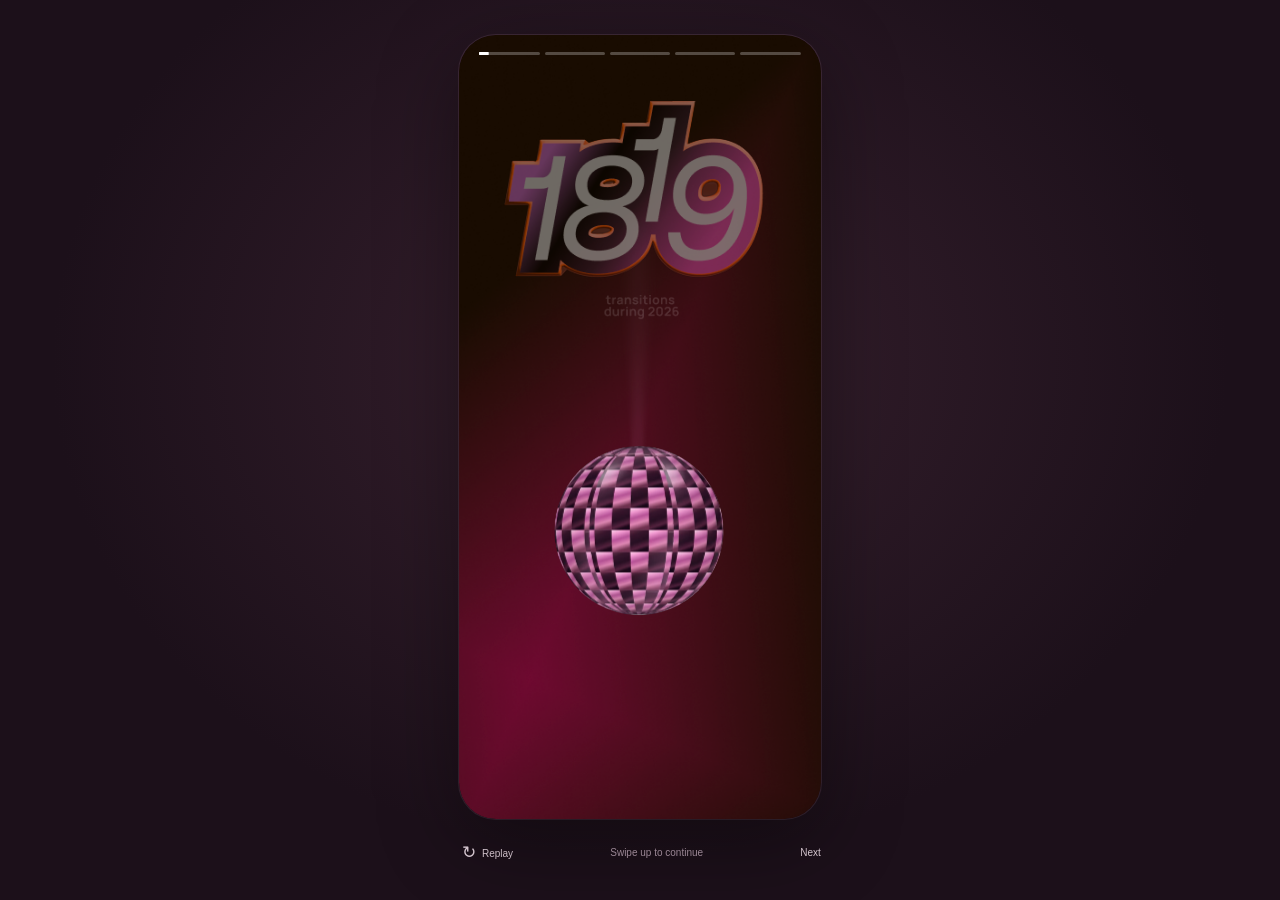
<file: revolut-demo/index.html>
<!doctype html>
<html lang="en">
<head>
  <meta charset="utf-8"><meta name="viewport" content="width=device-width,initial-scale=1,viewport-fit=cover">
  <meta name="theme-color" content="#1c101a"><title>Beini Mo · Year in Review</title>
  <link rel="icon" href="data:,"><link rel="stylesheet" href="style.css?v=savings-orbit-9">
  <link rel="stylesheet" href="share-flow.css?v=share-ending-12nov">
</head>
<body>
  <main class="review">
    <div class="phone-shell">
      <div class="viewport" id="viewport" tabindex="0" aria-label="Year in Review stories. Swipe up or use the next story button.">
        <div class="artboard" id="artboard">
          <div class="scene-background"><img id="burgundy-background" src="assets/review/background.png" alt=""><img id="savings-background" src="assets/savings/background.svg" alt=""><img id="coffee-background" src="assets/coffee/background.png" alt=""><img id="friday-background" src="assets/friday/background.svg" alt=""></div>
          <div class="shared-ball" id="shared-ball"><div class="ball-opening" id="ball-opening"><div class="ball-idle"><video id="disco" autoplay loop muted playsinline preload="auto" aria-label="Spinning pink mirrored disco ball"><source src="assets/disco-spin.webm" type="video/webm"></video></div></div></div>
          <section class="page transitions" id="transitions" aria-label="Transition Moments">
            <div class="layer hero" data-enter="0" data-exit="top"><img class="number-glow" src="assets/review/count.png" alt="189"></div>
            <div class="layer caption" data-enter="180" data-exit="top"><img src="assets/review/caption.png" alt="transitions during 2026"></div>
            <div class="layer beam" data-enter="650" data-exit="middle"><img src="assets/review/beam.png" alt=""></div>
            <div class="layer flames" data-enter="800" data-exit="middle"><img class="fire-art" src="assets/review/flame.svg" alt="Pink flame outline"></div>
            <div class="layer earth" data-enter="1250" data-exit="middle"><img class="float-earth" src="assets/review/earth.png" alt="Living on earth −€27.19"></div>
            <div class="layer morning" data-enter="1450" data-exit="middle"><img class="float-morning" src="assets/review/morning.png" alt="Morning Spend −€27.19"></div>
            <div class="layer callout moments-callout" data-enter="2020" data-exit="bottom"><img src="assets/review/moments-callout.png" alt="That's 1,284 little moments."></div>
          </section>
          <section class="page purchase" id="purchase" aria-label="McDonald's Purchase in Turin" aria-hidden="true" inert>
            <div class="layer date" data-enter="0" data-exit="top"><img src="assets/review/date.png" alt="in 14 February, at"></div>
            <div class="layer clock" data-enter="170" data-exit="top" aria-label="12:08"><img src="assets/review/clock.png" alt=""><div class="clock-digits" aria-hidden="true"><span>1</span><span>2</span><span>0</span><span>8</span></div></div>
            <div class="layer merchant" data-enter="470" data-exit="top"><img src="assets/review/merchant.png" alt="you made a purchase at a McDonald's in Turin."></div>
            <div class="layer scene pink-route" id="pink-route" data-enter="720" data-exit="middle" aria-hidden="true"></div>
            <div class="layer scene burger" data-enter="930" data-exit="middle"><img src="assets/review/burger.svg" alt="Burger illustration"></div>
            <div class="layer scene accents" data-enter="1080" data-exit="middle"><img class="float-accents" src="assets/review/motion-accents.svg" alt=""></div>
            <div class="layer scene runner" data-enter="1200" data-exit="middle"><object class="float-runner" data="assets/review/runner.svg" type="image/svg+xml" role="img" aria-label="Gold running figure"></object></div>
            <div class="layer scene bag" data-enter="1360" data-exit="middle"><img class="float-bag" src="assets/review/bag.svg" alt="McDonald's shopping bag"></div>
            <div class="layer scene star" data-enter="1510" data-exit="middle"><img class="float-star" src="assets/review/star.svg" alt=""></div>
            <div class="layer scene dot" data-enter="1650" data-exit="middle"><img class="float-dot" src="assets/review/pink-dot.svg" alt=""></div>
            <div class="layer callout regular-callout" data-enter="2220" data-exit="bottom"><img src="assets/review/regular-callout.png" alt="At this point, calling yourself a regular feels rather modest."></div>
            <div class="home-indicator" aria-hidden="true"></div>
          </section>
          <section class="page savings" id="savings" aria-label="First Savings Account" aria-hidden="true" inert>
            <div class="layer scene savings-person" data-savings="person"><img src="assets/savings/person.svg" alt="Gold figure reaching up toward the light"></div>
            <div class="layer scene savings-count" data-savings="count"><img src="assets/savings/count.png" alt="0"></div>
            <div class="layer scene savings-caption" data-savings="caption"><img src="assets/savings/caption.svg" alt="days after paying your rent, you opened your first Revolut Savings account."></div>
            <div class="layer scene savings-top-ball" data-savings="ball"><img src="assets/savings/top-ball.svg" alt="Pink mirrored sphere overhead"></div>
            <div class="layer scene savings-orbit" id="savings-orbit" data-savings="orbit" aria-hidden="true"></div>
            <div class="layer scene savings-top-beam" data-savings="light"><img src="assets/savings/top-beam.svg" alt=""></div>
            <div class="layer scene savings-light" id="savings-light" data-savings="light" aria-hidden="true"></div>
            <div class="layer scene savings-glow" data-savings="light"><img src="assets/savings/glow.svg" alt=""></div>
            <div class="layer scene savings-dialogue" data-savings="dialogue"><img src="assets/savings/dialogue.svg" alt="We're glad you made room for us too."></div>
            <div class="layer scene savings-indicator" data-savings="indicator"><img src="assets/savings/indicator.svg" alt=""></div>
          </section>
          <section class="page coffee" id="coffee" aria-label="Morning Coffee Ritual" aria-hidden="true" inert>
            <div class="layer coffee-intro" data-coffee="intro"><img src="assets/coffee/intro.png" alt="You made 89 coffee purchases at WTF Coffee in the morning."></div>
            <div class="layer coffee-count" data-coffee="count"><img class="number-glow" src="assets/coffee/count.png" alt="56"></div>
            <div class="layer coffee-caption" data-coffee="caption"><img src="assets/coffee/caption.png" alt="of them were exactly"></div>
            <div class="layer coffee-price" data-coffee="price"><img src="assets/coffee/price.png" alt="€3.99"></div>
            <div class="layer scene coffee-cups" data-coffee="cups"><div class="cups-idle"><img src="assets/coffee/cups-and-figure.svg" alt="Gold figure with a laptop sitting in three stacked coffee cups"></div></div>
            <div class="layer scene coffee-lamp" data-coffee="lamp"><div class="lamp-idle"><img src="assets/coffee/lamp.svg" alt="Pink hanging lamp swinging into the scene"></div></div>
            <div class="layer coffee-dialogue" data-coffee="dialogue"><img src="assets/coffee/dialogue.png" alt="At this point, calling yourself a regular feels rather modest."></div>
            <div class="layer coffee-receipts" data-coffee="receipts"><button id="show-receipts" aria-label="Show me the receipts"><img src="assets/coffee/receipts-label.png" alt=""></button></div>
          </section>
          <section class="page friday" id="friday" aria-label="Friday Night Spending" aria-hidden="true" inert>
            <div class="layer scene friday-intro" data-friday="intro"><img src="assets/friday/intro.svg" alt="You always treated yourself a little better on Friday nights."></div>
            <div class="layer scene friday-count" data-friday="count"><img class="number-glow" src="assets/friday/count.svg" alt="39"></div>
            <div class="layer scene friday-caption" data-friday="caption"><img src="assets/friday/caption.svg" alt="percent average more than weekdays."></div>
            <div class="layer friday-figure" data-friday="figure"><div class="gold-idle"><img src="assets/friday/gold-figure.png" alt="Floating liquid-gold figure with outstretched arms"></div></div>
            <div class="layer friday-edges" data-friday="edges" aria-hidden="true"><canvas id="pink-edge-sequence" width="480" height="1040"></canvas></div>
            <div class="layer scene friday-dialogue" data-friday="dialogue"><img src="assets/friday/dialogue.svg" alt="Apparently, your weekend starts before you even get home."></div>
            <div class="layer scene friday-receipts" data-friday="receipts"><img src="assets/friday/receipts-label.svg" alt=""><button id="show-friday-receipts" aria-label="Show Friday receipts preview"></button></div>
          </section>
          <div id="share-flow" class="share-flow" aria-label="Share your year" aria-hidden="true" hidden></div>
        </div>
        <nav class="story-progress" aria-label="Story progress"><button class="segment is-current" data-page="0" aria-label="Transition Moments" aria-current="step"><span></span></button><button class="segment" data-page="1" aria-label="McDonald's Purchase in Turin"><span></span></button><button class="segment" data-page="2" aria-label="First Savings Account"><span></span></button><button class="segment" data-page="3" aria-label="Morning Coffee Ritual"><span></span></button><button class="segment" data-page="4" aria-label="Friday Night Spending"><span></span></button></nav>
      </div>
    </div>
    <footer class="controls"><button class="replay" id="replay" aria-label="Replay current story"><span aria-hidden="true">↻</span> Replay</button><span class="gesture-hint" id="hint">Swipe up to continue</span><button class="next" id="next" aria-label="Next story">Next</button></footer>
    <p class="screen-reader-only" id="announcement" aria-live="polite">Transition Moments, story 1 of 5</p>
  </main>
  <dialog class="receipts-dialog" id="receipts-dialog" aria-label="Receipts preview"><div class="receipts-content"><button id="close-receipts" aria-label="Close receipts">×</button><img src="assets/coffee/receipts.png" alt="Supplied receipts preview, with example transactions and a prompt to scroll to see all 43 visits."></div></dialog>
  <script src="artwork.js?v=savings-orbit-9"></script><script src="savings-artwork.js?v=savings-orbit-9"></script><script src="motion.js?v=savings-orbit-9"></script><script src="sequence.js?v=savings-orbit-9"></script><script src="share-artwork.js?v=share-ending-12nov"></script><script src="share-flow.js?v=share-ending-12nov"></script><script src="app.js?v=workflow-20261112b"></script>
</body>
</html>
</file>
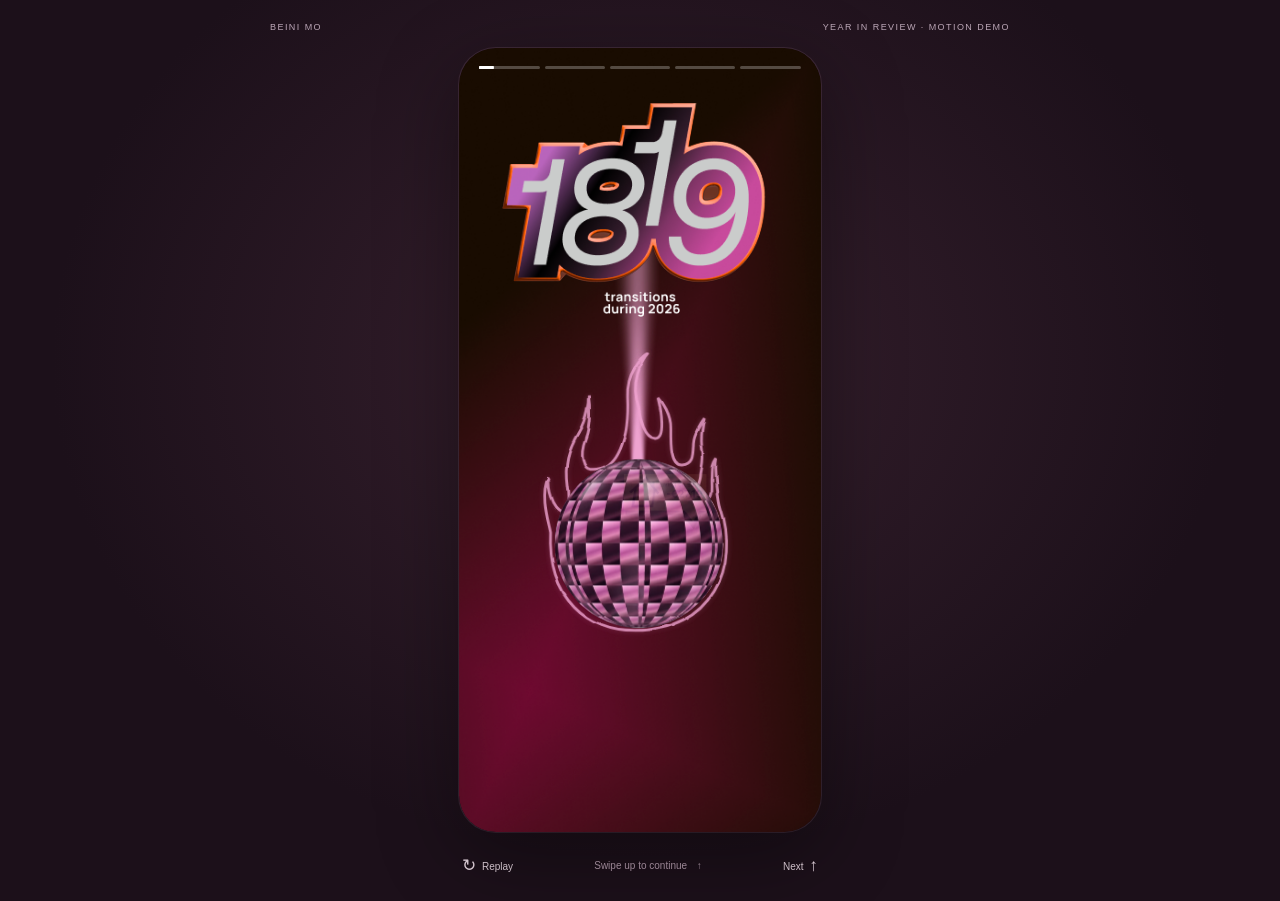
<file: assets/revolut-demo/index.html>
<!doctype html>
<html lang="en">
<head>
  <meta charset="utf-8"><meta name="viewport" content="width=device-width,initial-scale=1,viewport-fit=cover">
  <meta name="theme-color" content="#1c101a"><title>Beini Mo · Year in Review</title>
  <link rel="icon" href="data:,"><link rel="stylesheet" href="style.css?v=number-reels-13nov">
  <link rel="stylesheet" href="share-flow.css?v=share-ending-12nov">
</head>
<body>
  <main class="review">
    <header class="review-label"><span>BEINI MO</span><span>YEAR IN REVIEW · MOTION DEMO</span></header>
    <div class="phone-shell">
      <div class="viewport" id="viewport" tabindex="0" aria-label="Year in Review stories. Swipe up or use the next story button.">
        <div class="artboard" id="artboard">
          <div class="scene-background"><img id="burgundy-background" src="assets/review/background.png" alt=""><img id="savings-background" src="assets/savings/background.svg" alt=""><img id="coffee-background" src="assets/coffee/background.png" alt=""><img id="friday-background" src="assets/friday/background.svg" alt=""></div>
          <div class="shared-ball" id="shared-ball"><div class="ball-opening" id="ball-opening"><div class="ball-idle"><video id="disco" autoplay loop muted playsinline preload="auto" aria-label="Spinning pink mirrored disco ball"><source src="assets/disco-spin.webm" type="video/webm"></video></div></div></div>
          <section class="page transitions" id="transitions" aria-label="Transition Moments">
            <div class="layer hero" data-enter="0" data-exit="top"><img class="number-glow" src="assets/review/count.png" alt="189"></div>
            <div class="layer caption" data-enter="180" data-exit="top"><img src="assets/review/caption.png" alt="transitions during 2026"></div>
            <div class="layer beam" data-enter="650" data-exit="middle"><img src="assets/review/beam.png" alt=""></div>
            <div class="layer flames" data-enter="800" data-exit="middle"><img class="fire-art" src="assets/review/flame.svg" alt="Pink flame outline"></div>
            <div class="layer earth" data-enter="1250" data-exit="middle"><img class="float-earth" src="assets/review/earth.png" alt="Living on earth −€27.19"></div>
            <div class="layer morning" data-enter="1450" data-exit="middle"><img class="float-morning" src="assets/review/morning.png" alt="Morning Spend −€27.19"></div>
            <div class="layer callout moments-callout" data-enter="2020" data-exit="bottom"><img src="assets/review/moments-callout.png" alt="That's 1,284 little moments."></div>
          </section>
          <section class="page purchase" id="purchase" aria-label="McDonald's Purchase in Turin" aria-hidden="true" inert>
            <div class="layer date" data-enter="0" data-exit="top"><img src="assets/review/date.png" alt="in 14 February, at"></div>
            <div class="layer clock" data-enter="170" data-exit="top" aria-label="12:18"><div class="clock-reels"><div class="number-window" aria-hidden="true"><div class="number-strip" data-target="1" data-reel-index="0" data-reel-scene="1"><img src="assets/numbers/digit-0.png" alt=""><img src="assets/numbers/digit-1.png" alt=""><img src="assets/numbers/digit-2.png" alt=""><img src="assets/numbers/digit-3.png" alt=""><img src="assets/numbers/digit-4.png" alt=""><img src="assets/numbers/digit-5.png" alt=""><img src="assets/numbers/digit-6.png" alt=""><img src="assets/numbers/digit-7.png" alt=""><img src="assets/numbers/digit-8.png" alt=""><img src="assets/numbers/digit-9.png" alt=""><img src="assets/numbers/digit-0.png" alt=""><img src="assets/numbers/digit-1.png" alt=""></div></div><div class="number-window" aria-hidden="true"><div class="number-strip" data-target="2" data-reel-index="1" data-reel-scene="1"><img src="assets/numbers/digit-0.png" alt=""><img src="assets/numbers/digit-1.png" alt=""><img src="assets/numbers/digit-2.png" alt=""><img src="assets/numbers/digit-3.png" alt=""><img src="assets/numbers/digit-4.png" alt=""><img src="assets/numbers/digit-5.png" alt=""><img src="assets/numbers/digit-6.png" alt=""><img src="assets/numbers/digit-7.png" alt=""><img src="assets/numbers/digit-8.png" alt=""><img src="assets/numbers/digit-9.png" alt=""><img src="assets/numbers/digit-0.png" alt=""><img src="assets/numbers/digit-1.png" alt=""><img src="assets/numbers/digit-2.png" alt=""></div></div><div class="number-window" aria-hidden="true"><div class="number-strip" data-target="1" data-reel-index="2" data-reel-scene="1"><img src="assets/numbers/digit-0.png" alt=""><img src="assets/numbers/digit-1.png" alt=""><img src="assets/numbers/digit-2.png" alt=""><img src="assets/numbers/digit-3.png" alt=""><img src="assets/numbers/digit-4.png" alt=""><img src="assets/numbers/digit-5.png" alt=""><img src="assets/numbers/digit-6.png" alt=""><img src="assets/numbers/digit-7.png" alt=""><img src="assets/numbers/digit-8.png" alt=""><img src="assets/numbers/digit-9.png" alt=""><img src="assets/numbers/digit-0.png" alt=""><img src="assets/numbers/digit-1.png" alt=""></div></div><div class="number-window" aria-hidden="true"><div class="number-strip" data-target="8" data-reel-index="3" data-reel-scene="1"><img src="assets/numbers/digit-0.png" alt=""><img src="assets/numbers/digit-1.png" alt=""><img src="assets/numbers/digit-2.png" alt=""><img src="assets/numbers/digit-3.png" alt=""><img src="assets/numbers/digit-4.png" alt=""><img src="assets/numbers/digit-5.png" alt=""><img src="assets/numbers/digit-6.png" alt=""><img src="assets/numbers/digit-7.png" alt=""><img src="assets/numbers/digit-8.png" alt=""><img src="assets/numbers/digit-9.png" alt=""><img src="assets/numbers/digit-0.png" alt=""><img src="assets/numbers/digit-1.png" alt=""><img src="assets/numbers/digit-2.png" alt=""><img src="assets/numbers/digit-3.png" alt=""><img src="assets/numbers/digit-4.png" alt=""><img src="assets/numbers/digit-5.png" alt=""><img src="assets/numbers/digit-6.png" alt=""><img src="assets/numbers/digit-7.png" alt=""><img src="assets/numbers/digit-8.png" alt=""></div></div><b class="clock-colon" aria-hidden="true">:</b></div></div>
            <div class="layer merchant" data-enter="470" data-exit="top"><img src="assets/review/merchant.png" alt="you made a purchase at a McDonald's in Turin."></div>
            <div class="layer scene pink-route" id="pink-route" data-enter="720" data-exit="middle" aria-hidden="true"></div>
            <div class="layer scene burger" data-enter="930" data-exit="middle"><img src="assets/review/burger.svg" alt="Burger illustration"></div>
            <div class="layer scene accents" data-enter="1080" data-exit="middle"><img class="float-accents" src="assets/review/motion-accents.svg" alt=""></div>
            <div class="layer scene runner" data-enter="1200" data-exit="middle"><img class="float-runner" src="assets/review/runner.svg" alt="Gold running figure"></div>
            <div class="layer scene bag" data-enter="1360" data-exit="middle"><img class="float-bag" src="assets/review/bag.svg" alt="McDonald's shopping bag"></div>
            <div class="layer scene star" data-enter="1510" data-exit="middle"><img class="float-star" src="assets/review/star.svg" alt=""></div>
            <div class="layer scene dot" data-enter="1650" data-exit="middle"><img class="float-dot" src="assets/review/pink-dot.svg" alt=""></div>
            <div class="layer callout regular-callout" data-enter="2220" data-exit="bottom"><img src="assets/review/regular-callout.png" alt="Who doesn’t fancy a cheeky McDonald’s when hunger strikes?"></div>
            <div class="home-indicator" aria-hidden="true"></div>
          </section>
          <section class="page savings" id="savings" aria-label="First Savings Account" aria-hidden="true" inert>
            <div class="layer scene savings-person" data-savings="person"><img src="assets/savings/person.svg" alt="Gold figure reaching up toward the light"></div>
            <div class="layer scene savings-count" data-savings="count" aria-label="7 days"><div class="number-window" aria-hidden="true"><div class="number-strip" data-target="7" data-reel-index="0" data-reel-scene="2"><img src="assets/numbers/digit-0.png" alt=""><img src="assets/numbers/digit-1.png" alt=""><img src="assets/numbers/digit-2.png" alt=""><img src="assets/numbers/digit-3.png" alt=""><img src="assets/numbers/digit-4.png" alt=""><img src="assets/numbers/digit-5.png" alt=""><img src="assets/numbers/digit-6.png" alt=""><img src="assets/numbers/digit-7.png" alt=""><img src="assets/numbers/digit-8.png" alt=""><img src="assets/numbers/digit-9.png" alt=""><img src="assets/numbers/digit-0.png" alt=""><img src="assets/numbers/digit-1.png" alt=""><img src="assets/numbers/digit-2.png" alt=""><img src="assets/numbers/digit-3.png" alt=""><img src="assets/numbers/digit-4.png" alt=""><img src="assets/numbers/digit-5.png" alt=""><img src="assets/numbers/digit-6.png" alt=""><img src="assets/numbers/digit-7.png" alt=""></div></div></div>
            <div class="layer scene savings-caption" data-savings="caption"><img src="assets/savings/caption.svg" alt="days after paying your rent, you opened your first Revolut Savings account."></div>
            <div class="layer scene savings-top-ball" data-savings="ball"><img src="assets/savings/top-ball.svg" alt="Pink mirrored sphere overhead"></div>
            <div class="layer scene savings-orbit" id="savings-orbit" data-savings="orbit" aria-hidden="true"></div>
            <div class="layer scene savings-top-beam" data-savings="light"><img src="assets/savings/top-beam.svg" alt=""></div>
            <div class="layer scene savings-light" id="savings-light" data-savings="light" aria-hidden="true"></div>
            <div class="layer scene savings-glow" data-savings="light"><img src="assets/savings/glow.svg" alt=""></div>
            <div class="layer scene savings-dialogue" data-savings="dialogue"><img src="assets/savings/dialogue.svg" alt="We're glad you made room for us too."></div>
            <div class="layer scene savings-indicator" data-savings="indicator"><img src="assets/savings/indicator.svg" alt=""></div>
          </section>
          <section class="page coffee" id="coffee" aria-label="Morning Coffee Ritual" aria-hidden="true" inert>
            <div class="layer coffee-intro" data-coffee="intro"><img src="assets/coffee/intro.png" alt="You made 89 coffee purchases at WTF Coffee in the morning."></div>
            <div class="layer coffee-count" data-coffee="count"><img class="number-glow" src="assets/coffee/count.png" alt="56"></div>
            <div class="layer coffee-caption" data-coffee="caption"><img src="assets/coffee/caption.png" alt="of them were exactly"></div>
            <div class="layer coffee-price" data-coffee="price"><img src="assets/coffee/price.png" alt="€3.99"></div>
            <div class="layer scene coffee-cups" data-coffee="cups"><div class="cups-idle"><img src="assets/coffee/cups-and-figure.svg" alt="Gold figure with a laptop sitting in three stacked coffee cups"></div></div>
            <div class="layer scene coffee-lamp" data-coffee="lamp"><div class="lamp-idle"><img src="assets/coffee/lamp.svg" alt="Pink hanging lamp swinging into the scene"></div></div>
            <div class="layer coffee-dialogue" data-coffee="dialogue"><img src="assets/coffee/dialogue.png" alt="At this point, calling yourself a regular feels rather modest."></div>
            <div class="layer coffee-receipts" data-coffee="receipts"><button id="show-receipts" aria-label="Show me the receipts"><img src="assets/coffee/receipts-label.png" alt=""></button></div>
          </section>
          <section class="page friday" id="friday" aria-label="Friday Night Spending" aria-hidden="true" inert>
            <div class="layer scene friday-intro" data-friday="intro"><img src="assets/friday/intro.svg" alt="You always treated yourself a little better on Friday nights."></div>
            <div class="layer scene friday-count" data-friday="count"><img class="number-glow" src="assets/friday/count.svg" alt="39"></div>
            <div class="layer scene friday-caption" data-friday="caption"><img src="assets/friday/caption.svg" alt="percent average more than weekdays."></div>
            <div class="layer friday-figure" data-friday="figure"><div class="gold-idle"><img src="assets/friday/gold-figure.png" alt="Floating liquid-gold figure with outstretched arms"></div></div>
            <div class="layer friday-edges" data-friday="edges" aria-hidden="true"><canvas id="pink-edge-sequence" width="480" height="1040"></canvas></div>
            <div class="layer scene friday-dialogue" data-friday="dialogue"><img src="assets/friday/dialogue.svg" alt="Apparently, your weekend starts before you even get home."></div>
            <div class="layer scene friday-receipts" data-friday="receipts"><img src="assets/friday/receipts-label.svg" alt=""><button id="show-friday-receipts" aria-label="Show Friday receipts preview"></button></div>
          </section>
          <div id="share-flow" class="share-flow" aria-label="Share your year" aria-hidden="true" hidden></div>
        </div>
        <nav class="story-progress" aria-label="Story progress"><button class="segment is-current" data-page="0" aria-label="Transition Moments" aria-current="step"><span></span></button><button class="segment" data-page="1" aria-label="McDonald's Purchase in Turin"><span></span></button><button class="segment" data-page="2" aria-label="First Savings Account"><span></span></button><button class="segment" data-page="3" aria-label="Morning Coffee Ritual"><span></span></button><button class="segment" data-page="4" aria-label="Friday Night Spending"><span></span></button></nav>
      </div>
    </div>
    <footer class="controls"><button class="replay" id="replay" aria-label="Replay current story"><span aria-hidden="true">↻</span> Replay</button><span class="gesture-hint" id="hint">Swipe up to continue <span aria-hidden="true">↑</span></span><button class="next" id="next" aria-label="Next story">Next <span aria-hidden="true">↑</span></button></footer>
    <p class="screen-reader-only" id="announcement" aria-live="polite">Transition Moments, story 1 of 5</p>
  </main>
  <dialog class="receipts-dialog" id="receipts-dialog" aria-label="Receipts preview"><div class="receipts-content"><button id="close-receipts" aria-label="Close receipts">×</button><img src="assets/coffee/receipts.png" alt="Supplied receipts preview, with example transactions and a prompt to scroll to see all 43 visits."></div></dialog>
  <script src="artwork.js?v=savings-orbit-9"></script><script src="savings-artwork.js?v=savings-orbit-9"></script><script src="motion.js?v=number-reels-13nov"></script><script src="sequence.js?v=savings-orbit-9"></script><script src="share-artwork.js?v=share-ending-12nov"></script><script src="share-flow.js?v=share-ending-12nov"></script><script src="app.js?v=number-reels-13nov"></script>
</body>
</html>
</file>
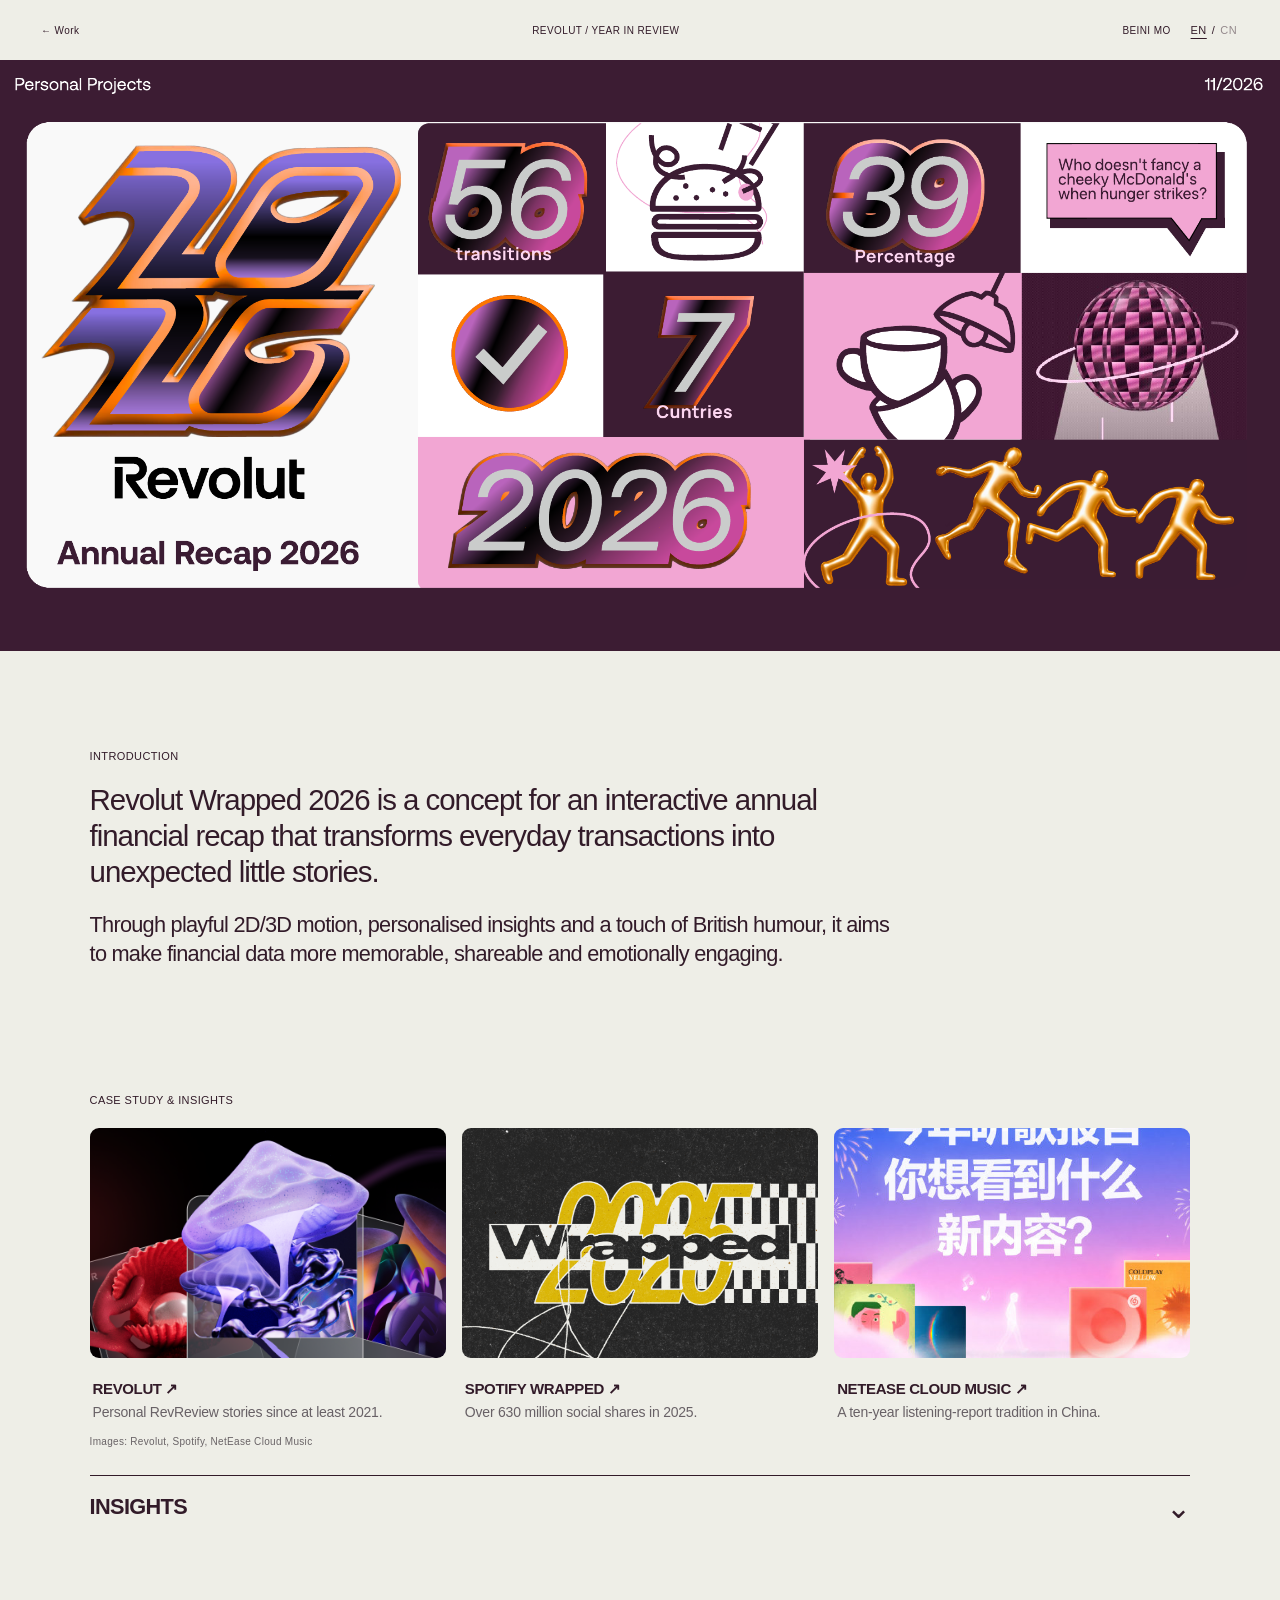
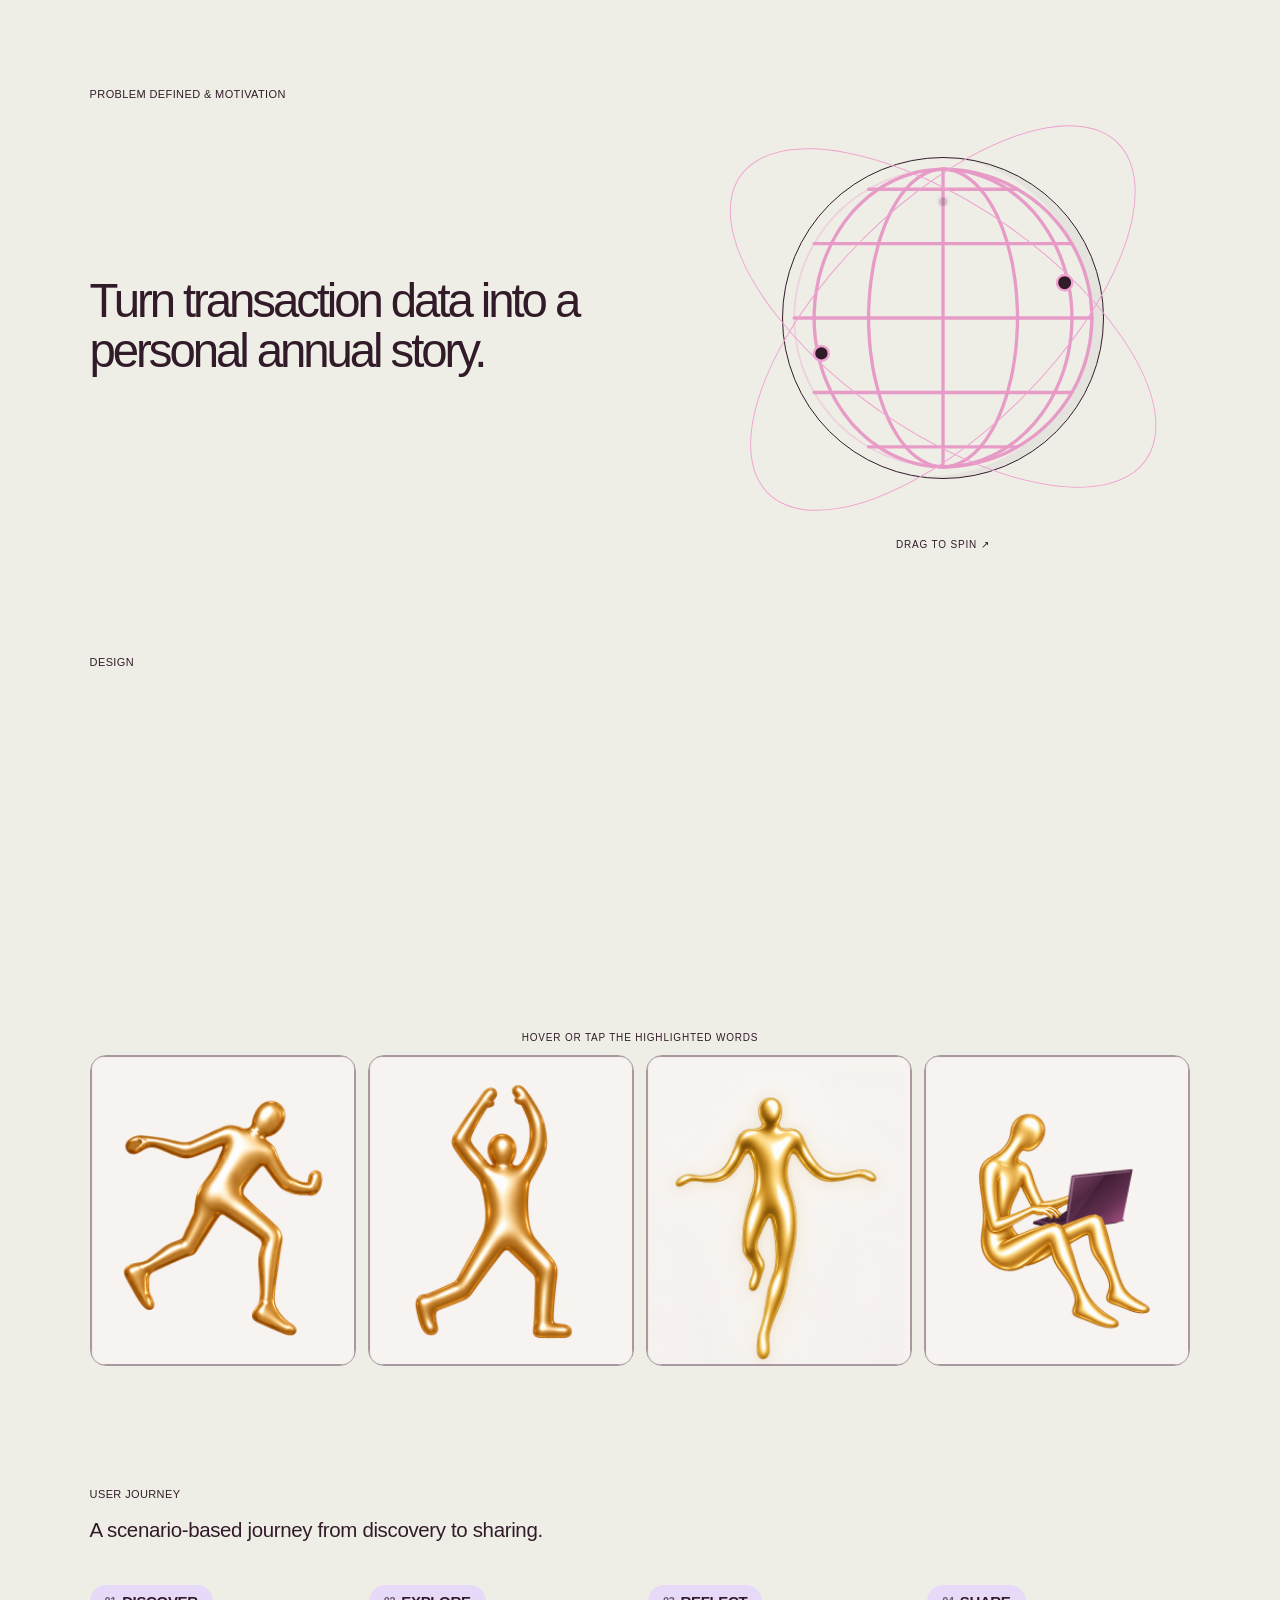
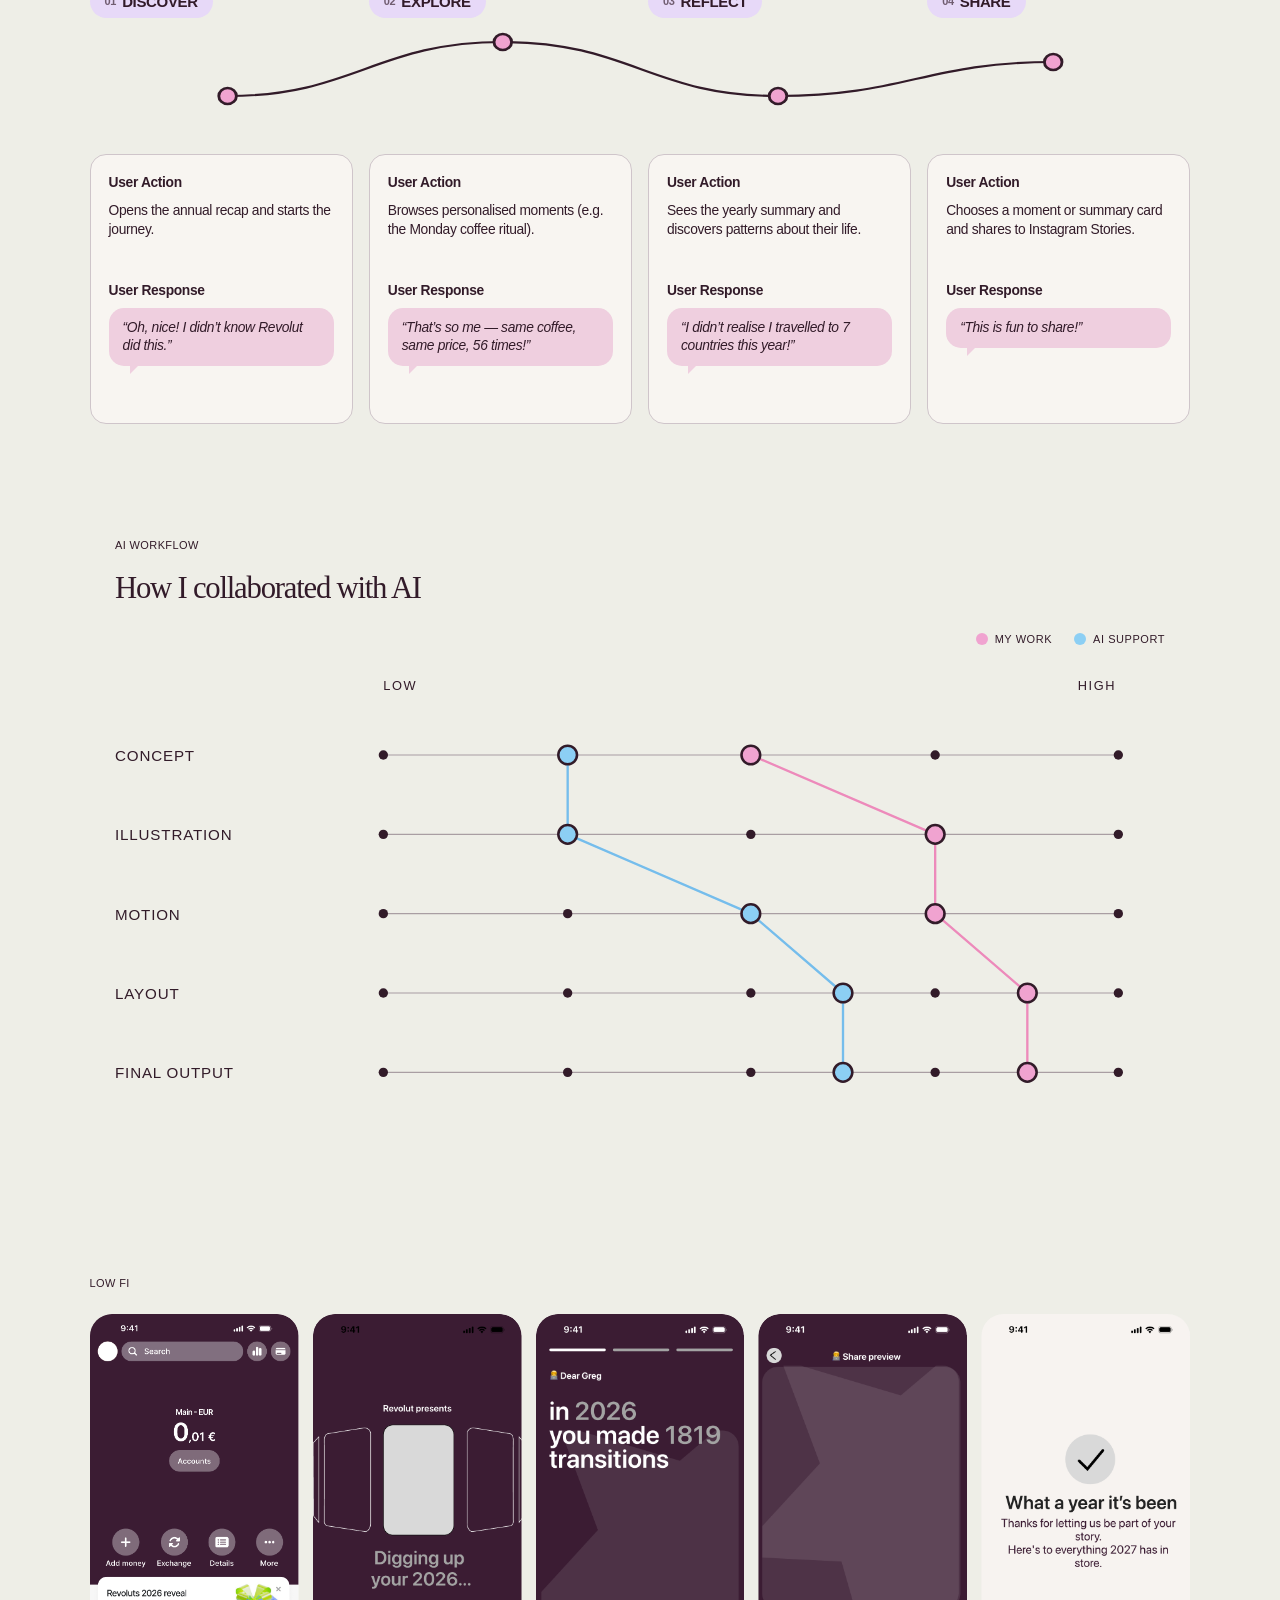
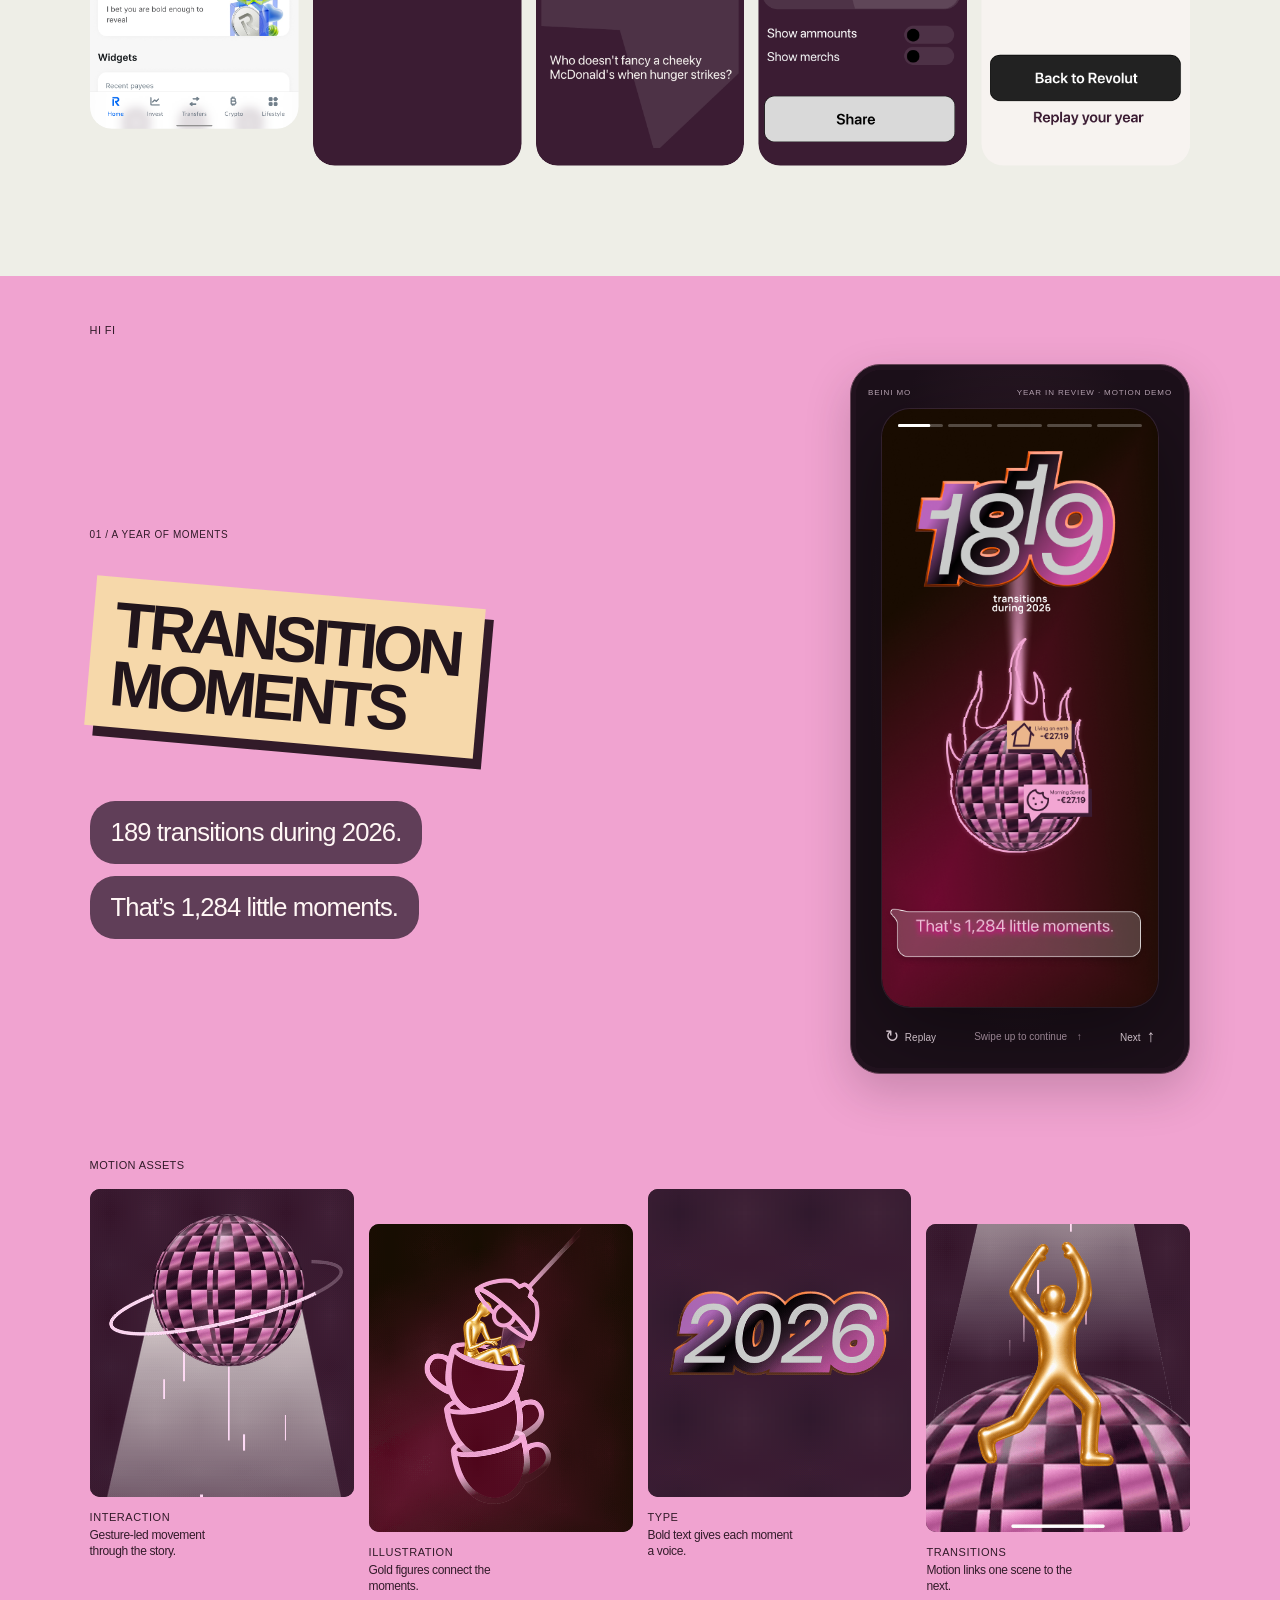
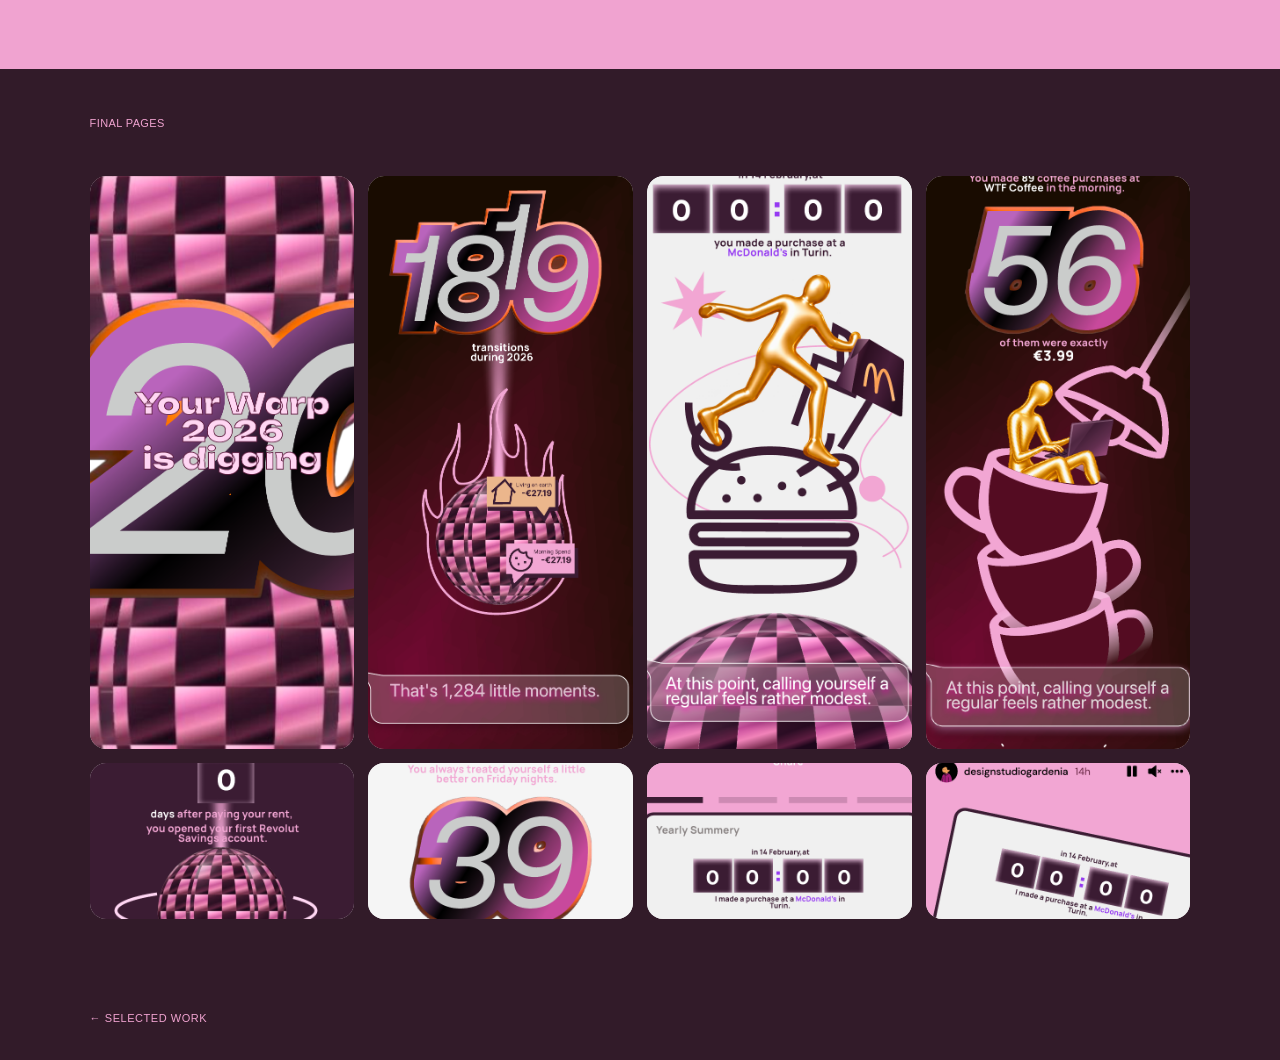
<file: revolut-year-in-review.html>
<!doctype html>
<html lang="en">
<head>
  <meta charset="utf-8">
  <meta name="viewport" content="width=device-width,initial-scale=1">
  <meta name="theme-color" content="#321b29">
  <meta name="description" content="Revolut Year in Review — a visual design case study by Beini Mo.">
  <title>Revolut Year in Review — Beini Mo</title>
  <link rel="stylesheet" href="assets/revolut-case.css?v=revolut-language-20261115">
</head>
<body class="revolut-page">
  <header class="page-header"><a href="index.html#work" aria-label="Back to selected work">← Work</a><span class="page-title">REVOLUT / YEAR IN REVIEW</span><span class="page-brand">BEINI MO</span><nav class="language-switch" aria-label="Language"><button type="button" data-language="en" aria-pressed="true">EN</button><span aria-hidden="true">/</span><button type="button" data-language="zh" aria-pressed="false">CN</button></nav></header>
  <main>
    <section class="hero hero-cover" aria-label="Revolut Year in Review cover">
      <img class="hero-cover-image" src="assets/revolut-cover-design.png" alt="Revolut Annual Recap 2026 cover artwork by Beini Mo" width="2304" height="1064">
    </section>

    <section class="section project-intro" aria-labelledby="intro-title"><h2 class="section-label" id="intro-title">INTRODUCTION</h2><p>Revolut Wrapped 2026 is a concept for an interactive annual financial recap that transforms everyday transactions into unexpected little stories.</p><p>Through playful 2D/3D motion, personalised insights and a touch of British humour, it aims to make financial data more memorable, shareable and emotionally engaging.</p></section>

    <section class="section past" aria-labelledby="past-title">
      <div class="section-label" id="past-title">CASE STUDY &amp; INSIGHTS</div>
      <div class="case-layout">
        <div class="case-references"><div class="report-grid">
        <a class="report-card" href="https://www.revolut.com/blog/post/rev-review-2023/" target="_blank" rel="noopener noreferrer" aria-label="Revolut RevReview case study (opens in a new tab)"><div class="report-visual"><img src="assets/revolut-reference-revreview-2023.png" alt="Colourful three-dimensional forms from Revolut’s 2023 RevReview" width="1250" height="560" loading="lazy"></div><span class="report-copy"><strong>REVOLUT ↗</strong><small>Personal RevReview stories since at least 2021.</small></span></a>
        <a class="report-card" href="https://newsroom.spotify.com/2025-12-03/wrapped-marketing-campaign/" target="_blank" rel="noopener noreferrer" aria-label="Spotify Wrapped case study (opens in a new tab)"><div class="report-visual"><img src="assets/spotify-wrapped-reference.png" alt="Spotify Wrapped 2025 campaign artwork" width="1920" height="733" loading="lazy"></div><span class="report-copy"><strong>SPOTIFY WRAPPED ↗</strong><small>Over 630 million social shares in 2025.</small></span></a>
        <a class="report-card" href="https://www.sina.cn/news/detail/5344167989087044.html" target="_blank" rel="noopener noreferrer" aria-label="NetEase Cloud Music yearly report post (opens in a new tab)"><div class="report-visual"><img src="assets/netease-year-review-reference.jpg" alt="NetEase Cloud Music tenth-year listening report artwork" width="516" height="690" loading="lazy"></div><span class="report-copy"><strong>NETEASE CLOUD MUSIC ↗</strong><small>A ten-year listening-report tradition in China.</small></span></a>
        </div>
      <p class="report-source">Images: Revolut, Spotify, NetEase Cloud Music</p>
        </div>
        <details class="case-insight"><summary>INSIGHTS <span aria-hidden="true">⌄</span></summary><div class="case-insight-content">
          <p>Annual recaps can bring back little moments people have almost forgotten, turning everyday habits into unexpected surprises. I believe these small discoveries can help users feel more connected to Revolut.</p>
          <p>Visually, I kept Revolut’s bold 3D style, mixing it with 2D elements and a touch of British humour to tell these everyday stories, like this one:</p>
          <blockquote class="humour-quote"><p><mark>“You always treated yourself a little better on Friday nights.</mark></p><p><mark>39% more than on weekdays.</mark></p><p><mark>Apparently, your weekend starts before you even get home.”</mark></p></blockquote>
          <p>Revolut is already part of everyday life. Let’s make those moments visible, one little story at a time.</p>
        </div></details>
      </div>
    </section>

    <section class="section problem" aria-labelledby="problem-title">
      <div class="section-label" id="problem-title">PROBLEM DEFINED &amp; MOTIVATION</div>
      <div class="problem-grid">
        <p>Turn transaction data into a personal annual story.</p>
        <div class="orbit-area"><div class="orbit-art" role="button" tabindex="0" aria-label="Interactive globe. Drag in any direction, or use the arrow keys, to turn the sphere and reveal each point's text."><div class="orbit-rotor"><div class="orbit-ball"><svg class="globe-lines" viewBox="-100 -100 200 200" aria-hidden="true"></svg></div><i></i><i></i></div><span class="orbit-bubble" data-marker="0" aria-hidden="true">TRANSACTION SUMMARY</span><span class="orbit-bubble" data-marker="1" aria-hidden="true">FUNNY SPENDING COMPARISONS</span><span class="orbit-bubble" data-marker="2" aria-hidden="true">PAYMENTS IN UNEXPECTED MOMENTS</span></div><p class="gesture-note">DRAG TO SPIN ↗</p></div>
      </div>
    </section>

    <section class="section design" aria-labelledby="design-title">
      <div class="section-label" id="design-title">DESIGN</div>
      <div class="design-grid"><p>I use a <button type="button" class="design-key" data-set="nineties">90s visual language</button> to give the report an annual feel. <button type="button" class="design-key is-active" data-set="figures">Gold figures</button> carry a consistent visual thread. A <button type="button" class="design-key" data-set="colour">four-colour palette</button> and bold type bring energy, while the imagery moves <button type="button" class="design-key" data-set="dimension">from 3D to 2D</button>.</p></div>
      <p class="asset-hint">HOVER OR TAP THE HIGHLIGHTED WORDS</p>
      <div class="asset-viewport"><div class="asset-row" aria-label="Design assets" aria-live="polite"><div class="asset-card"><img src="assets/revolut-gold-runner.png" alt="Gold running figure" loading="lazy"></div><div class="asset-card"><img src="assets/revolut-gold-dancer.png" alt="Gold dancing figure" loading="lazy"></div><div class="asset-card"><img src="assets/revolut-gold-floating.png" alt="Gold floating figure" loading="lazy"></div><div class="asset-card"><img src="assets/revolut-gold-coffee.png" alt="Gold figure with laptop" loading="lazy"></div></div></div>
      <section class="journey-section" aria-labelledby="journey-title"><h2 class="section-label" id="journey-title">USER JOURNEY</h2><p class="journey-intro">A scenario-based journey from discovery to sharing.</p><div class="journey-stages" aria-label="Discover, Explore, Reflect, Share"><svg class="journey-curve" viewBox="0 0 1000 110" preserveAspectRatio="none" aria-hidden="true"><path d="M125 72 C240 72 260 18 375 18 S510 72 625 72 S760 38 875 38"/><circle cx="125" cy="72" r="8"/><circle cx="375" cy="18" r="8"/><circle cx="625" cy="72" r="8"/><circle cx="875" cy="38" r="8"/></svg>
        <article class="journey-stage"><h3><span>01</span> Discover</h3><div class="journey-node" aria-hidden="true"></div><div class="journey-card"><p class="journey-action"><span><strong>User Action</strong>Opens the annual recap and starts the journey.</span></p><div class="journey-response"><strong>User Response</strong><blockquote>“Oh, nice! I didn’t know Revolut did this.”</blockquote></div></div></article>
        <article class="journey-stage"><h3><span>02</span> Explore</h3><div class="journey-node" aria-hidden="true"></div><div class="journey-card"><p class="journey-action"><span><strong>User Action</strong>Browses personalised moments (e.g. the Monday coffee ritual).</span></p><div class="journey-response"><strong>User Response</strong><blockquote>“That’s so me — same coffee, same price, 56 times!”</blockquote></div></div></article>
        <article class="journey-stage"><h3><span>03</span> Reflect</h3><div class="journey-node" aria-hidden="true"></div><div class="journey-card"><p class="journey-action"><span><strong>User Action</strong>Sees the yearly summary and discovers patterns about their life.</span></p><div class="journey-response"><strong>User Response</strong><blockquote>“I didn’t realise I travelled to 7 countries this year!”</blockquote></div></div></article>
        <article class="journey-stage"><h3><span>04</span> Share</h3><div class="journey-node" aria-hidden="true"></div><div class="journey-card"><p class="journey-action"><span><strong>User Action</strong>Chooses a moment or summary card and shares to Instagram Stories.</span></p><div class="journey-response"><strong>User Response</strong><blockquote>“This is fun to share!”</blockquote></div></div></article>
      </div></section>
      <div class="workflow-section" aria-labelledby="workflow-title">
        <h2 class="section-label" id="workflow-title">AI WORKFLOW</h2>
        <p class="workflow-intro">How I collaborated with AI</p>
        <div class="workflow-legend" aria-hidden="true"><span><i class="workflow-key me"></i>MY WORK</span><span><i class="workflow-key ai"></i>AI SUPPORT</span></div>
        <div class="workflow-chart" role="group" aria-label="AI workflow. Select a pink My Work or blue AI Support point to see materials for each stage.">
          <svg viewBox="0 0 900 390" xmlns="http://www.w3.org/2000/svg">
            <text x="230" y="28" class="workflow-scale">LOW</text><text x="858" y="28" class="workflow-scale" text-anchor="end">HIGH</text>
            <g class="workflow-grid">
              <text x="0" y="89">CONCEPT</text><path d="M230 84H860"/>
              <text x="0" y="157">ILLUSTRATION</text><path d="M230 152H860"/>
              <text x="0" y="225">MOTION</text><path d="M230 220H860"/>
              <text x="0" y="293">LAYOUT</text><path d="M230 288H860"/>
              <text x="0" y="361">FINAL OUTPUT</text><path d="M230 356H860"/>
            </g>
            <g class="workflow-ticks">
              <circle cx="230" cy="84" r="4"/><circle cx="388" cy="84" r="4"/><circle cx="545" cy="84" r="4"/><circle cx="703" cy="84" r="4"/><circle cx="860" cy="84" r="4"/>
              <circle cx="230" cy="152" r="4"/><circle cx="388" cy="152" r="4"/><circle cx="545" cy="152" r="4"/><circle cx="703" cy="152" r="4"/><circle cx="860" cy="152" r="4"/>
              <circle cx="230" cy="220" r="4"/><circle cx="388" cy="220" r="4"/><circle cx="545" cy="220" r="4"/><circle cx="703" cy="220" r="4"/><circle cx="860" cy="220" r="4"/>
              <circle cx="230" cy="288" r="4"/><circle cx="388" cy="288" r="4"/><circle cx="545" cy="288" r="4"/><circle cx="703" cy="288" r="4"/><circle cx="860" cy="288" r="4"/>
              <circle cx="230" cy="356" r="4"/><circle cx="388" cy="356" r="4"/><circle cx="545" cy="356" r="4"/><circle cx="703" cy="356" r="4"/><circle cx="860" cy="356" r="4"/>
            </g>
            <path class="workflow-path me" d="M545 84 L703 152 L703 220 L782 288 L782 356"/>
            <path class="workflow-path ai" d="M388 84 L388 152 L545 220 L624 288 L624 356"/>
            <g class="workflow-points me"><circle cx="545" cy="84" r="8"/><circle cx="703" cy="152" r="8"/><circle cx="703" cy="220" r="8"/><circle cx="782" cy="288" r="8"/><circle cx="782" cy="356" r="8"/></g>
            <g class="workflow-points ai"><circle cx="388" cy="84" r="8"/><circle cx="388" cy="152" r="8"/><circle cx="545" cy="220" r="8"/><circle cx="624" cy="288" r="8"/><circle cx="624" cy="356" r="8"/></g>
          </svg>
        </div>
        <div class="workflow-bloom" id="workflow-bloom" hidden aria-live="polite"><button type="button" class="workflow-close" aria-label="Close workflow detail">×</button><p class="workflow-bloom-kicker"></p><h3 class="workflow-bloom-title"></h3><div class="workflow-bloom-petals"></div></div>
      </div>
    </section>

    <section class="section lowfi" aria-labelledby="lowfi-title"><div class="section-label" id="lowfi-title">LOW FI</div><div class="wire-grid"><img src="assets/revolut-lowfi-home.png" alt="Low fidelity entry point in the Revolut app" loading="lazy"><img src="assets/revolut-lowfi-loading.png" alt="Low fidelity loading screen" loading="lazy"><img src="assets/revolut-lowfi-moment.png" alt="Low fidelity annual moment screen" loading="lazy"><img src="assets/revolut-lowfi-share.png" alt="Low fidelity share screen" loading="lazy"><img src="assets/revolut-lowfi-end.png" alt="Low fidelity end screen" loading="lazy"></div></section>

    <section class="hifi" aria-labelledby="hifi-title"><div class="section-label" id="hifi-title">HI FI</div><div class="hifi-content"><div class="hifi-heading" aria-live="polite"><p class="hifi-step" id="demo-step">01 / A YEAR OF MOMENTS</p><h1 id="demo-heading">TRANSITION<br>MOMENTS</h1><div class="hifi-details" id="demo-details"><p id="demo-detail-primary">189 transitions during 2026.</p><p id="demo-detail-secondary">That’s 1,284 little moments.</p></div></div><div class="demo-frame"><iframe src="assets/revolut-demo/index.html?v=correct-callout-local-20261113" title="Interactive Revolut Year in Review" loading="lazy"></iframe></div></div><div class="section-label motion-label">MOTION ASSETS</div><div class="motion-grid"><div class="motion-item"><div class="motion-visual"><img src="assets/revolut-motion-orbit.gif" alt="Pink checkerboard globe moving through a spotlight" loading="lazy"></div><h2>INTERACTION</h2><p>Gesture-led movement through the story.</p></div><div class="motion-item"><div class="motion-visual"><img src="assets/revolut-motion-coffee.gif" alt="Gold figure rising through stacked coffee cups" loading="lazy"></div><h2>ILLUSTRATION</h2><p>Gold figures connect the moments.</p></div><div class="motion-item"><div class="motion-visual"><img src="assets/revolut-motion-type.gif" alt="Animated bold year typography" loading="lazy"></div><h2>TYPE</h2><p>Bold text gives each moment a voice.</p></div><div class="motion-item"><div class="motion-visual"><img src="assets/revolut-motion-transition.gif" alt="Gold figure moving across the checkerboard world" loading="lazy"></div><h2>TRANSITIONS</h2><p>Motion links one scene to the next.</p></div></div></section>

    <section class="closing" aria-labelledby="closing-title">
      <div class="section-label" id="closing-title">FINAL PAGES</div>
      <div class="frame-grid">
        <a href="assets/revolut-final-loading.png" aria-label="Enlarge Year in Review loading screen"><img src="assets/revolut-final-loading.png" alt="Year in Review loading screen" loading="lazy"></a>
        <a href="assets/revolut-final-transition.png" aria-label="Enlarge transition moments screen"><img src="assets/revolut-final-transition.png" alt="Transition moments screen" loading="lazy"></a>
        <a href="assets/revolut-final-purchase.png" aria-label="Enlarge purchase in Turin screen"><img src="assets/revolut-final-purchase.png" alt="Purchase in Turin screen" loading="lazy"></a>
        <a href="assets/revolut-final-coffee.png" aria-label="Enlarge morning coffee screen"><img src="assets/revolut-final-coffee.png" alt="Morning coffee screen" loading="lazy"></a>
        <a href="assets/revolut-final-savings.png" aria-label="Enlarge first savings account screen"><img src="assets/revolut-final-savings.png" alt="First savings account screen" loading="lazy"></a>
        <a href="assets/revolut-final-friday.png" aria-label="Enlarge Friday night spending screen"><img src="assets/revolut-final-friday.png" alt="Friday night spending screen" loading="lazy"></a>
        <a href="assets/revolut-final-share.png" aria-label="Enlarge share summary screen"><img src="assets/revolut-final-share.png" alt="Share summary screen" loading="lazy"></a>
        <a href="assets/revolut-final-shared-story.png" aria-label="Enlarge shared story screen"><img src="assets/revolut-final-shared-story.png" alt="Shared story screen" loading="lazy"></a>
        <a href="assets/revolut-final-lock-2.png" aria-label="Enlarge Year in Review lock screen with notification"><img src="assets/revolut-final-lock-2.png" alt="Year in Review lock screen with notification" loading="lazy"></a>
      </div>
      <a href="index.html#work">← SELECTED WORK</a>
    </section>
    <dialog class="frame-dialog" aria-label="Final page preview"><button type="button" class="frame-close" aria-label="Close image">×</button><img alt=""></dialog>
  </main>
  <script src="assets/revolut-i18n.js?v=20261115" defer></script>
  <script src="assets/revolut-workflow.js?v=language-20261115" defer></script>
  <script src="assets/revolut-case.js?v=language-20261115" defer></script>
</body>
</html>
</file>
<file: revolut-demo/style.css>
:root{font-family:Arial,Helvetica,sans-serif;color:#eadfe7;background:#1c101a;color-scheme:dark;font-synthesis:none}*{box-sizing:border-box}body{margin:0;min-height:100svh;background:radial-gradient(ellipse at 50% 40%,#37202e 0,#1c101a 65%);display:grid;place-items:center}.review{width:100%;padding:22px 24px 18px;display:flex;flex-direction:column;align-items:center;gap:16px}.review-label{width:min(100%,740px);display:flex;justify-content:space-between;gap:20px;font-size:9px;letter-spacing:.16em;color:#bca7b7}.phone-shell{width:var(--board-width,330px);height:var(--board-height,716px);position:relative;flex:none;border-radius:calc(40px * var(--scale,.84));box-shadow:0 22px 80px #0006,0 0 0 1px #c493b229;overflow:hidden}.viewport{width:100%;height:100%;position:relative;overflow:hidden;outline:none;touch-action:none;user-select:none;-webkit-user-select:none;cursor:grab}.viewport:active{cursor:grabbing}.viewport:focus-visible{outline:2px solid #e7a9d1;outline-offset:4px}.artboard{width:393px;height:852px;position:absolute;top:0;left:0;transform:scale(var(--scale,.84));transform-origin:top left;overflow:hidden;perspective:1000px}.scene-background{position:absolute;inset:0;background:#f0f0f0;z-index:0}.scene-background img{width:100%;height:100%;display:block;will-change:opacity}.page{position:absolute;inset:0;width:393px;height:852px;pointer-events:none}.page[aria-hidden=true]{pointer-events:none}.layer{position:absolute;will-change:transform,opacity;transform-origin:center;opacity:0;z-index:5}.entrance{width:100%;height:100%;transform-origin:50% 50%;will-change:transform,opacity}.layer img{display:block;width:100%;height:100%;pointer-events:none}.hero{left:47px;top:60px;width:286px;height:195px}.caption{left:157px;top:265px;width:83px;height:27px}.beam{left:166px;top:158px;width:56px;height:320px;mix-blend-mode:screen;z-index:1}.flames{left:91px;top:326px;width:202px;height:306px;z-index:2}.fire-art{filter:drop-shadow(0 0 3px #eb92c84d);animation:fire-breathe 2.7s ease-in-out infinite alternate}.shared-ball{position:absolute;left:0;top:0;width:185px;height:185px;z-index:3;transform-origin:0 0;will-change:transform}.ball-opening,.ball-idle,.shared-ball video{width:100%;height:100%;display:block;transform-origin:center}.shared-ball video{border-radius:50%;clip-path:circle(49.8% at 50% 50%);pointer-events:none}.ball-idle{animation:ball-float 4.2s ease-in-out infinite;translate:0 calc(var(--ball-float,1) * 0px)}.earth{left:178px;top:444px;width:97px;height:62px;z-index:7}.morning{left:202px;top:535px;width:98px;height:62px;z-index:8}.moments-callout{left:0;top:702px;width:393px;height:99px;z-index:12}.date{left:141px;top:32px;width:113px;height:14px;z-index:14}.clock{left:12px;top:42px;width:363px;height:89px;z-index:14;perspective:550px}.clock-digits{position:absolute;inset:0;font-size:40px;font-weight:700;color:#fff;line-height:65px}.clock .entrance{position:relative}.clock-digits span{position:absolute;top:10px;width:67px;height:65px;text-align:center;background:radial-gradient(ellipse at 50% 15%,#6c4a65,#3b1c33 73%);box-shadow:inset 0 2px 5px #e1acc28c,inset 0 0 3px #f1c3e275;text-shadow:0 0 10px #f8c6e650;backface-visibility:hidden}.clock-digits span:nth-child(1){left:15px}.clock-digits span:nth-child(2){left:95px}.clock-digits span:nth-child(3){left:191px}.clock-digits span:nth-child(4){left:271px}.merchant{left:109px;top:123px;width:176px;height:24px;z-index:14}.scene{inset:0;width:393px;height:850px;pointer-events:none}.scene img{transform-origin:50% 40%}.pink-route{z-index:2}.pink-route svg{width:100%;height:100%;display:block}.burger{z-index:5}.burger .entrance{transform-origin:50% 60%}.accents{z-index:6}.runner{z-index:7}.runner .entrance{transform-origin:50% 35%}.bag{z-index:8}.bag .entrance{transform-origin:80% 36%}.star{z-index:9}.dot{z-index:10}.regular-callout{left:0;top:680px;width:393px;height:114px;z-index:12}.home-indicator{position:absolute;bottom:8px;left:132px;width:129px;height:4px;border-radius:4px;background:#fff;z-index:15;opacity:0}.story-progress{position:absolute;z-index:20;top:calc(14px * var(--scale,.84));left:calc(22px * var(--scale,.84));right:calc(22px * var(--scale,.84));display:flex;gap:5px;--progress-color:255,255,255}.segment{padding:5px 0;border:none;background:none;flex:1;cursor:pointer;position:relative;height:13px;overflow:hidden}.segment:before,.segment span{content:"";position:absolute;left:0;right:0;top:5px;height:3px;background:rgba(var(--progress-color),.26);border-radius:3px}.segment span{background:rgb(var(--progress-color));transform:scaleX(0);transform-origin:left}.segment:focus-visible{outline:1px solid #e7a9d1}.controls{display:flex;width:var(--board-width,330px);align-items:center;justify-content:space-between;gap:10px;color:#bfaab9;font-size:10px}.controls button{font:inherit;cursor:pointer;border:none;background:transparent;color:#e7d7e1;padding:7px 0}.controls button span{font-size:17px;vertical-align:-1px;padding:0 3px}.gesture-hint{font-size:10px;color:#b69eaf}.gesture-hint span{padding-left:7px;display:inline-block;animation:nudge 2.2s ease-in-out infinite}.number-glow{animation:number-breathe 3.2s 1.2s ease-in-out infinite}.float-earth{animation:float 3.8s -.9s ease-in-out infinite}.float-morning{animation:float 4.7s -1.6s ease-in-out infinite}.float-runner,.float-bag{animation:runner-float 4.6s -1.2s ease-in-out infinite}.float-star{animation:star-float 5.1s -.6s ease-in-out infinite}.float-dot{animation:float 3.8s -1.3s ease-in-out infinite}.float-accents{animation:float 5.4s -2s ease-in-out infinite}.artboard[data-transitioning=true] .float-earth,.artboard[data-transitioning=true] .float-morning,.artboard[data-transitioning=true] .float-runner,.artboard[data-transitioning=true] .float-bag,.artboard[data-transitioning=true] .float-star,.artboard[data-transitioning=true] .float-dot,.artboard[data-transitioning=true] .float-accents{animation-play-state:paused}.screen-reader-only{position:absolute;clip:rect(0,0,0,0);width:1px;height:1px;overflow:hidden;white-space:nowrap}@keyframes float{0%,100%{transform:translateY(0)}50%{transform:translateY(-5px)}}@keyframes ball-float{0%,100%{translate:0 0}50%{translate:0 calc(-4px * var(--ball-float,1))}}@keyframes runner-float{0%,100%{transform:translateY(0) rotate(0)}50%{transform:translateY(-5px) rotate(-.55deg)}}@keyframes star-float{0%,100%{transform:translateY(0) rotate(0)}50%{transform:translateY(-4px) rotate(2deg)}}@keyframes fire-breathe{0%{opacity:.82;transform:scaleX(.985)}100%{opacity:1;transform:scaleX(1.015)}}@keyframes number-breathe{0%,100%{filter:drop-shadow(0 0 3px #d850a72b)}50%{filter:drop-shadow(0 0 7px #e994cf75) drop-shadow(0 0 17px #d850a733)}}@keyframes nudge{0%,100%{transform:translateY(2px);opacity:.6}50%{transform:translateY(-2px);opacity:1}}@media(max-width:480px){.review{padding:14px 12px 10px;gap:12px}.review-label{font-size:8px;letter-spacing:.11em}.controls{font-size:10px}}@media(prefers-reduced-motion:reduce){*,*:before,*:after{animation-duration:.01ms!important;animation-iteration-count:1!important;animation-delay:0s!important}}
.artboard{overflow:clip}
.artboard[data-transitioning=true] .ball-idle{animation-play-state:paused}
.shared-ball{transform:translate3d(103px,446px,0)}.ball-opening{transform:scale(.15)}
.scene-background img{position:absolute;inset:0}#coffee-background{opacity:0}.coffee-intro{left:76px;top:34px;width:229px;height:27px;z-index:14}.coffee-count{left:70px;top:81px;width:241px;height:172px;z-index:14}.coffee-caption{left:117px;top:255px;width:145px;height:14px;z-index:14}.coffee-price{left:163px;top:275px;width:54px;height:15px;z-index:14}.coffee-cups{z-index:6}.coffee-lamp{z-index:7}.coffee-cups .entrance,.cups-idle{transform-origin:190px 720px}.coffee-lamp .entrance,.lamp-idle{transform-origin:393px 145px}.lamp-idle,.cups-idle{width:100%;height:100%}.lamp-idle{animation:lamp-pendulum 3.4s ease-in-out infinite}.cups-idle{animation:cup-sway 4.4s -.7s ease-in-out infinite}.artboard[data-transitioning=true] .lamp-idle,.artboard[data-transitioning=true] .cups-idle{animation-play-state:paused}.coffee-dialogue{left:0;top:686px;width:392px;height:112px;z-index:12}.coffee-receipts{left:116px;top:803px;width:278px;height:32px;z-index:15}.coffee-receipts button{display:block;width:149px;height:36px;margin:0;padding:0;border:0;background:none;cursor:pointer;pointer-events:auto}.coffee-receipts button img{width:278px;height:32px;max-width:none}.coffee-receipts button:focus-visible{outline:1px solid #e7a9d1;outline-offset:4px}.receipts-dialog{position:fixed;inset:0;margin:auto;padding:14px 0 0;border:none;background:transparent;width:min(94vw,410px);overflow:visible;max-height:90svh}.receipts-dialog::backdrop{background:#140b17bf;backdrop-filter:blur(8px)}.receipts-dialog img{display:block;width:100%;height:auto}.receipts-dialog button{position:absolute;right:12px;top:20px;border:none;border-radius:50%;width:28px;height:28px;background:#3b1c33;color:white;font-size:23px;line-height:1;cursor:pointer}@keyframes lamp-pendulum{0%,100%{transform:rotate(-4deg)}50%{transform:rotate(4deg)}}@keyframes cup-sway{0%,100%{transform:rotate(-1.35deg)}50%{transform:rotate(1.35deg)}}@media(prefers-reduced-motion:reduce){.lamp-idle,.cups-idle{animation:none}}
.receipts-dialog{inset:auto auto var(--sheet-bottom,0) var(--sheet-left,0);margin:0;padding:0;width:var(--board-width,330px);max-height:var(--board-height,716px);overflow:hidden;border-radius:calc(18px * var(--scale,.84)) calc(18px * var(--scale,.84)) calc(36px * var(--scale,.84)) calc(36px * var(--scale,.84))}
.receipts-dialog::backdrop{background:#140b1799;backdrop-filter:blur(3px)}
.receipts-content{position:relative;width:100%}
.receipts-dialog button{right:calc(12px * var(--scale,.84));top:calc(20px * var(--scale,.84));width:calc(28px * var(--scale,.84));height:calc(28px * var(--scale,.84));font-size:calc(23px * var(--scale,.84));z-index:1}
.receipts-dialog[open] .receipts-content{animation:receipts-rise .38s cubic-bezier(.16,1,.3,1) both}
.receipts-dialog[open]::backdrop{animation:receipts-backdrop .22s ease-out both}
@keyframes receipts-rise{from{opacity:0;transform:translate3d(0,18px,0)}to{opacity:1;transform:translate3d(0,0,0)}}
@keyframes receipts-backdrop{from{opacity:0}to{opacity:1}}
.lamp-idle{animation:lamp-settled 4.8s ease-in-out infinite}
@keyframes lamp-settled{0%,50%,100%{transform:rotate(0)}25%{transform:rotate(1.4deg)}75%{transform:rotate(-1.4deg)}}
#friday-background{opacity:0}.friday-intro,.friday-count,.friday-caption{z-index:14}
.friday-figure{left:56px;top:288px;width:296px;height:351px;z-index:8}
.gold-idle{width:100%;height:100%;transform-origin:center;animation:gold-float 4.6s ease-in-out infinite}
/* Comp 2 is authored at exactly 2x the canvas. Only the canvas clips it. */
.friday-edges{inset:0;width:393px;height:852px;z-index:4;pointer-events:none}
.friday-edges canvas{display:block;width:100%;height:100%}
.friday-dialogue{z-index:14}.friday-receipts{z-index:15}.friday-receipts .entrance{position:relative}
.friday-receipts button{position:absolute;left:116px;top:801px;width:154px;height:38px;border:none;background:transparent;cursor:pointer;pointer-events:auto}
.friday-receipts button:focus-visible{outline:1px solid #e7a9d1;outline-offset:3px}
.artboard[data-transitioning=true] .gold-idle{animation-play-state:paused}
@keyframes gold-float{0%,100%{transform:translateY(3px) rotate(-.65deg)}50%{transform:translateY(-4px) rotate(.65deg)}}
@media(prefers-reduced-motion:reduce){.gold-idle,.lamp-idle,.receipts-dialog[open] .receipts-content,.receipts-dialog[open]::backdrop{animation:none!important;transform:none}}
#savings-background{opacity:0}
.savings-count,.savings-caption{z-index:14}
.savings-count img{position:absolute;left:163px;top:29px;width:76px;height:65.32153px}
.savings-person{z-index:8}
.savings-top-ball{z-index:7}
.savings-orbit{z-index:9}
.savings-top-beam{z-index:1}
.savings-light{z-index:4}
.savings-light svg{display:block;width:100%;height:100%}
.savings-orbit svg{display:block;width:100%;height:100%}
.savings-glow{z-index:6}
.savings-dialogue{z-index:14}
.savings-indicator{z-index:15}

.float-runner{width:393px;height:850px;border:0;display:block}
</file>
<file: revolut-demo/share-flow.css>
.share-flow[hidden]{display:none!important}.share-flow{position:absolute;inset:0;z-index:40;width:393px;height:852px;background:#f2a6d3;color:#3b1c33;overflow:clip;pointer-events:auto;touch-action:none}.share-flow button{font-family:Arial,Helvetica,sans-serif;cursor:pointer}.share-flow button:focus-visible{outline:2px solid #5f1e42;outline-offset:3px}.share-layer,.share-editor,.share-story{position:absolute;inset:0;width:393px;height:850px}.share-layer>img,.share-card-view>svg,.share-story>svg{display:block;width:393px;height:850px}.share-layer>img{pointer-events:none}.share-card{position:absolute;inset:0;width:393px;height:850px;transform-origin:0 0;pointer-events:none}.share-card-view{position:absolute;inset:0}.share-card-gesture{position:absolute;left:10px;top:106px;width:376px;height:480px;cursor:grab;touch-action:none}.share-card-gesture:active{cursor:grabbing}.share-tabs{position:absolute;top:86px;left:15.5px;right:15px;display:flex;gap:21px;height:8px}.share-tabs button,.share-tabs i{border:0;background:#3b1c3333;height:8px;flex:1;min-width:0;padding:0}.share-tabs button.is-current{background:#3b1c33}.share-toggle{position:absolute;left:283.7075px;width:94px;height:32px;border:0;background:none;padding:0;border-radius:20px}.share-toggle .thumb{position:absolute;left:5px;top:3.6px;width:25.6px;height:25.6px;background:#222;border-radius:50%;transition:transform .28s cubic-bezier(.2,.8,.2,1)}.share-toggle[aria-checked=true] .thumb{transform:translateX(57px)}.share-toggle[data-key=amounts]{top:612.1027px}.share-toggle[data-key=spot]{top:649.1027px}.share-toggle[data-key=merchants]{top:686.1027px}.share-primary{position:absolute;left:18px;top:727px;width:359px;height:65px;border:0;border-radius:18px;background:none;padding:0}.share-primary>img,.share-back>img{position:absolute;left:-18px;top:-727px;width:393px;height:850px;pointer-events:none}.share-back{position:absolute;left:111px;top:803px;width:176px;height:27px;border:0;background:none;padding:0}.share-back>img{left:-111px;top:-803px}.share-dimmer{position:absolute;inset:0;width:393px;height:852px;z-index:20;background:none;border:0;padding:0}.share-dimmer>img{width:393px;height:852px;display:block;pointer-events:none}.share-sheet{position:absolute;left:27.5px;top:547px;width:338px;height:279px;z-index:21;filter:drop-shadow(0 16px 28px #2a0e252b);touch-action:none}.share-sheet-bg{position:absolute;inset:0;width:338px;height:279px;pointer-events:none}.share-destination{position:absolute;left:24px;width:289px;height:34px;padding:0;border:0;background:none;text-align:left;color:#3b1c33;font-size:15px;border-radius:7px}.share-destination>img{position:absolute;inset:0;width:289px;height:34px;pointer-events:none}.share-destination>span{position:absolute;left:43px;top:8px}.share-destination[data-destination=instagram]{top:26px}.share-destination[data-destination=whatsapp]{top:77px}.share-destination[data-destination=linkedin]{top:128px}.share-sheet-divider{position:absolute;left:24px;right:24px;top:187px;height:1px;background:#3b1c3314}.share-save,.share-copy{position:absolute;top:207px;height:44px;background:none;border:0;padding:0;border-radius:8px}.share-save{left:18px;width:166px}.share-copy{left:192px;width:126px}.share-save img,.share-copy img{position:absolute;pointer-events:none}.share-save .circle{left:7px;top:6px;width:32px;height:32px}.share-save .download{left:9px;top:8px;width:28px;height:28px}.share-save .action-bg{left:53px;top:9px;width:76px;height:25px}.share-save .action-label{left:56px;top:17px;width:70px;height:9px}.share-copy .action-bg{left:20px;top:10px;width:70px;height:23px}.share-copy .action-label{left:27px;top:15px;width:56px;height:12px}.share-story-pause{position:absolute;left:283px;top:38px;width:25px;height:28px;background:none;border:0;padding:0}.share-story-pause img{position:absolute;left:-283px;top:-38px;width:393px;height:850px;pointer-events:none}.share-story-pause svg{position:absolute;left:7px;top:7px;width:12px;height:14px;display:none}.share-story-pause[aria-pressed=true] img{display:none}.share-story-pause[aria-pressed=true] svg{display:block}.share-toast{position:absolute;z-index:40;left:24px;right:24px;bottom:32px;background:#222;color:#fff;border-radius:24px;padding:11px 18px;font-size:13px;text-align:center;pointer-events:none}.review.sharing .story-progress{opacity:0;pointer-events:none}.share-flow [hidden]{display:none!important}.share-flow svg{overflow:visible}@media(prefers-reduced-motion:reduce){.share-toggle .thumb{transition:none}}
.share-layer{pointer-events:none}
#share-story-card{transform-box:fill-box;transform-origin:50% 50%}
.share-destination>span{left:31px;top:3px;width:154px;height:28px;padding-left:4px;line-height:28px;background:#fff;font-size:12px;text-transform:uppercase;pointer-events:none}
.share-save .action-bg{width:70px;height:23px;left:56px;top:10px}
.share-copy .action-bg{width:76px;height:25px;left:17px;top:9px}
/* Updated 12 November source: centred picker and native footer artwork. */
.share-sheet{left:31.3789px;top:267.1123px}
.share-destination{left:27px}
.share-destination[data-destination=instagram]{top:26px}
.share-destination[data-destination=linkedin]{top:80px}
.share-destination[data-destination=whatsapp]{top:134px}
.share-save{left:12px;top:199px;width:309px;height:34px}
.share-copy{left:12px;top:234px;width:309px;height:34px}
.share-save .picker-source,.share-copy .picker-source{position:absolute;width:393px;height:850px;left:-43.3789px;max-width:none}
.share-save .picker-source{top:-466.1123px}
.share-copy .picker-source{top:-501.1123px}
</file>
<file: assets/revolut-demo/style.css>
:root{font-family:Arial,Helvetica,sans-serif;color:#eadfe7;background:#1c101a;color-scheme:dark;font-synthesis:none}*{box-sizing:border-box}body{margin:0;min-height:100svh;background:radial-gradient(ellipse at 50% 40%,#37202e 0,#1c101a 65%);display:grid;place-items:center}.review{width:100%;padding:22px 24px 18px;display:flex;flex-direction:column;align-items:center;gap:16px}.review-label{width:min(100%,740px);display:flex;justify-content:space-between;gap:20px;font-size:9px;letter-spacing:.16em;color:#bca7b7}.phone-shell{width:var(--board-width,330px);height:var(--board-height,716px);position:relative;flex:none;border-radius:calc(40px * var(--scale,.84));box-shadow:0 22px 80px #0006,0 0 0 1px #c493b229;overflow:hidden}.viewport{width:100%;height:100%;position:relative;overflow:hidden;outline:none;touch-action:none;user-select:none;-webkit-user-select:none;cursor:grab}.viewport:active{cursor:grabbing}.viewport:focus-visible{outline:2px solid #e7a9d1;outline-offset:4px}.artboard{width:393px;height:852px;position:absolute;top:0;left:0;transform:scale(var(--scale,.84));transform-origin:top left;overflow:hidden;perspective:1000px}.scene-background{position:absolute;inset:0;background:#f0f0f0;z-index:0}.scene-background img{width:100%;height:100%;display:block;will-change:opacity}.page{position:absolute;inset:0;width:393px;height:852px;pointer-events:none}.page[aria-hidden=true]{pointer-events:none}.layer{position:absolute;will-change:transform,opacity;transform-origin:center;opacity:0;z-index:5}.entrance{width:100%;height:100%;transform-origin:50% 50%;will-change:transform,opacity}.layer img{display:block;width:100%;height:100%;pointer-events:none}.hero{left:47px;top:60px;width:286px;height:195px}.caption{left:157px;top:265px;width:83px;height:27px}.beam{left:166px;top:158px;width:56px;height:320px;mix-blend-mode:screen;z-index:1}.flames{left:91px;top:326px;width:202px;height:306px;z-index:2}.fire-art{filter:drop-shadow(0 0 3px #eb92c84d);animation:fire-breathe 2.7s ease-in-out infinite alternate}.shared-ball{position:absolute;left:0;top:0;width:185px;height:185px;z-index:3;transform-origin:0 0;will-change:transform}.ball-opening,.ball-idle,.shared-ball video{width:100%;height:100%;display:block;transform-origin:center}.shared-ball video{border-radius:50%;clip-path:circle(49.8% at 50% 50%);pointer-events:none}.ball-idle{animation:ball-float 4.2s ease-in-out infinite;translate:0 calc(var(--ball-float,1) * 0px)}.earth{left:178px;top:444px;width:97px;height:62px;z-index:7}.morning{left:202px;top:535px;width:98px;height:62px;z-index:8}.moments-callout{left:0;top:702px;width:393px;height:99px;z-index:12}.date{left:141px;top:32px;width:113px;height:14px;z-index:14}.clock{left:12px;top:42px;width:363px;height:89px;z-index:14;perspective:550px}.clock-digits{position:absolute;inset:0;font-size:40px;font-weight:700;color:#fff;line-height:65px}.clock .entrance{position:relative}.clock-digits span{position:absolute;top:10px;width:67px;height:65px;text-align:center;background:radial-gradient(ellipse at 50% 15%,#6c4a65,#3b1c33 73%);box-shadow:inset 0 2px 5px #e1acc28c,inset 0 0 3px #f1c3e275;text-shadow:0 0 10px #f8c6e650;backface-visibility:hidden}.clock-digits span:nth-child(1){left:15px}.clock-digits span:nth-child(2){left:95px}.clock-digits span:nth-child(3){left:191px}.clock-digits span:nth-child(4){left:271px}.merchant{left:109px;top:123px;width:176px;height:24px;z-index:14}.scene{inset:0;width:393px;height:850px;pointer-events:none}.scene img{transform-origin:50% 40%}.pink-route{z-index:2}.pink-route svg{width:100%;height:100%;display:block}.burger{z-index:5}.burger .entrance{transform-origin:50% 60%}.accents{z-index:6}.runner{z-index:7}.runner .entrance{transform-origin:50% 35%}.bag{z-index:8}.bag .entrance{transform-origin:80% 36%}.star{z-index:9}.dot{z-index:10}.regular-callout{left:0;top:680px;width:393px;height:114px;z-index:12}.home-indicator{position:absolute;bottom:8px;left:132px;width:129px;height:4px;border-radius:4px;background:#fff;z-index:15;opacity:0}.story-progress{position:absolute;z-index:20;top:calc(14px * var(--scale,.84));left:calc(22px * var(--scale,.84));right:calc(22px * var(--scale,.84));display:flex;gap:5px;--progress-color:255,255,255}.segment{padding:5px 0;border:none;background:none;flex:1;cursor:pointer;position:relative;height:13px;overflow:hidden}.segment:before,.segment span{content:"";position:absolute;left:0;right:0;top:5px;height:3px;background:rgba(var(--progress-color),.26);border-radius:3px}.segment span{background:rgb(var(--progress-color));transform:scaleX(0);transform-origin:left}.segment:focus-visible{outline:1px solid #e7a9d1}.controls{display:flex;width:var(--board-width,330px);align-items:center;justify-content:space-between;gap:10px;color:#bfaab9;font-size:10px}.controls button{font:inherit;cursor:pointer;border:none;background:transparent;color:#e7d7e1;padding:7px 0}.controls button span{font-size:17px;vertical-align:-1px;padding:0 3px}.gesture-hint{font-size:10px;color:#b69eaf}.gesture-hint span{padding-left:7px;display:inline-block;animation:nudge 2.2s ease-in-out infinite}.number-glow{animation:number-breathe 3.2s 1.2s ease-in-out infinite}.float-earth{animation:float 3.8s -.9s ease-in-out infinite}.float-morning{animation:float 4.7s -1.6s ease-in-out infinite}.float-runner,.float-bag{animation:runner-float 4.6s -1.2s ease-in-out infinite}.float-star{animation:star-float 5.1s -.6s ease-in-out infinite}.float-dot{animation:float 3.8s -1.3s ease-in-out infinite}.float-accents{animation:float 5.4s -2s ease-in-out infinite}.artboard[data-transitioning=true] .float-earth,.artboard[data-transitioning=true] .float-morning,.artboard[data-transitioning=true] .float-runner,.artboard[data-transitioning=true] .float-bag,.artboard[data-transitioning=true] .float-star,.artboard[data-transitioning=true] .float-dot,.artboard[data-transitioning=true] .float-accents{animation-play-state:paused}.screen-reader-only{position:absolute;clip:rect(0,0,0,0);width:1px;height:1px;overflow:hidden;white-space:nowrap}@keyframes float{0%,100%{transform:translateY(0)}50%{transform:translateY(-5px)}}@keyframes ball-float{0%,100%{translate:0 0}50%{translate:0 calc(-4px * var(--ball-float,1))}}@keyframes runner-float{0%,100%{transform:translateY(0) rotate(0)}50%{transform:translateY(-5px) rotate(-.55deg)}}@keyframes star-float{0%,100%{transform:translateY(0) rotate(0)}50%{transform:translateY(-4px) rotate(2deg)}}@keyframes fire-breathe{0%{opacity:.82;transform:scaleX(.985)}100%{opacity:1;transform:scaleX(1.015)}}@keyframes number-breathe{0%,100%{filter:drop-shadow(0 0 3px #d850a72b)}50%{filter:drop-shadow(0 0 7px #e994cf75) drop-shadow(0 0 17px #d850a733)}}@keyframes nudge{0%,100%{transform:translateY(2px);opacity:.6}50%{transform:translateY(-2px);opacity:1}}@media(max-width:480px){.review{padding:14px 12px 10px;gap:12px}.review-label{font-size:8px;letter-spacing:.11em}.controls{font-size:10px}}@media(prefers-reduced-motion:reduce){*,*:before,*:after{animation-duration:.01ms!important;animation-iteration-count:1!important;animation-delay:0s!important}}
.artboard{overflow:clip}
.artboard[data-transitioning=true] .ball-idle{animation-play-state:paused}
.shared-ball{transform:translate3d(103px,446px,0)}.ball-opening{transform:scale(.15)}
.scene-background img{position:absolute;inset:0}#coffee-background{opacity:0}.coffee-intro{left:76px;top:34px;width:229px;height:27px;z-index:14}.coffee-count{left:70px;top:81px;width:241px;height:172px;z-index:14}.coffee-caption{left:117px;top:255px;width:145px;height:14px;z-index:14}.coffee-price{left:163px;top:275px;width:54px;height:15px;z-index:14}.coffee-cups{z-index:6}.coffee-lamp{z-index:7}.coffee-cups .entrance,.cups-idle{transform-origin:190px 720px}.coffee-lamp .entrance,.lamp-idle{transform-origin:393px 145px}.lamp-idle,.cups-idle{width:100%;height:100%}.lamp-idle{animation:lamp-pendulum 3.4s ease-in-out infinite}.cups-idle{animation:cup-sway 4.4s -.7s ease-in-out infinite}.artboard[data-transitioning=true] .lamp-idle,.artboard[data-transitioning=true] .cups-idle{animation-play-state:paused}.coffee-dialogue{left:0;top:686px;width:392px;height:112px;z-index:12}.coffee-receipts{left:116px;top:803px;width:278px;height:32px;z-index:15}.coffee-receipts button{display:block;width:149px;height:36px;margin:0;padding:0;border:0;background:none;cursor:pointer;pointer-events:auto}.coffee-receipts button img{width:278px;height:32px;max-width:none}.coffee-receipts button:focus-visible{outline:1px solid #e7a9d1;outline-offset:4px}.receipts-dialog{position:fixed;inset:0;margin:auto;padding:14px 0 0;border:none;background:transparent;width:min(94vw,410px);overflow:visible;max-height:90svh}.receipts-dialog::backdrop{background:#140b17bf;backdrop-filter:blur(8px)}.receipts-dialog img{display:block;width:100%;height:auto}.receipts-dialog button{position:absolute;right:12px;top:20px;border:none;border-radius:50%;width:28px;height:28px;background:#3b1c33;color:white;font-size:23px;line-height:1;cursor:pointer}@keyframes lamp-pendulum{0%,100%{transform:rotate(-4deg)}50%{transform:rotate(4deg)}}@keyframes cup-sway{0%,100%{transform:rotate(-1.35deg)}50%{transform:rotate(1.35deg)}}@media(prefers-reduced-motion:reduce){.lamp-idle,.cups-idle{animation:none}}
.receipts-dialog{inset:auto auto var(--sheet-bottom,0) var(--sheet-left,0);margin:0;padding:0;width:var(--board-width,330px);max-height:var(--board-height,716px);overflow:hidden;border-radius:calc(18px * var(--scale,.84)) calc(18px * var(--scale,.84)) calc(36px * var(--scale,.84)) calc(36px * var(--scale,.84))}
.receipts-dialog::backdrop{background:#140b1799;backdrop-filter:blur(3px)}
.receipts-content{position:relative;width:100%}
.receipts-dialog button{right:calc(12px * var(--scale,.84));top:calc(20px * var(--scale,.84));width:calc(28px * var(--scale,.84));height:calc(28px * var(--scale,.84));font-size:calc(23px * var(--scale,.84));z-index:1}
.receipts-dialog[open] .receipts-content{animation:receipts-rise .38s cubic-bezier(.16,1,.3,1) both}
.receipts-dialog[open]::backdrop{animation:receipts-backdrop .22s ease-out both}
@keyframes receipts-rise{from{opacity:0;transform:translate3d(0,18px,0)}to{opacity:1;transform:translate3d(0,0,0)}}
@keyframes receipts-backdrop{from{opacity:0}to{opacity:1}}
.lamp-idle{animation:lamp-settled 4.8s ease-in-out infinite}
@keyframes lamp-settled{0%,50%,100%{transform:rotate(0)}25%{transform:rotate(1.4deg)}75%{transform:rotate(-1.4deg)}}
#friday-background{opacity:0}.friday-intro,.friday-count,.friday-caption{z-index:14}
.friday-figure{left:56px;top:288px;width:296px;height:351px;z-index:8}
.gold-idle{width:100%;height:100%;transform-origin:center;animation:gold-float 4.6s ease-in-out infinite}
/* Comp 2 is authored at exactly 2x the canvas. Only the canvas clips it. */
.friday-edges{inset:0;width:393px;height:852px;z-index:4;pointer-events:none}
.friday-edges canvas{display:block;width:100%;height:100%}
.friday-dialogue{z-index:14}.friday-receipts{z-index:15}.friday-receipts .entrance{position:relative}
.friday-receipts button{position:absolute;left:116px;top:801px;width:154px;height:38px;border:none;background:transparent;cursor:pointer;pointer-events:auto}
.friday-receipts button:focus-visible{outline:1px solid #e7a9d1;outline-offset:3px}
.artboard[data-transitioning=true] .gold-idle{animation-play-state:paused}
@keyframes gold-float{0%,100%{transform:translateY(3px) rotate(-.65deg)}50%{transform:translateY(-4px) rotate(.65deg)}}
@media(prefers-reduced-motion:reduce){.gold-idle,.lamp-idle,.receipts-dialog[open] .receipts-content,.receipts-dialog[open]::backdrop{animation:none!important;transform:none}}
#savings-background{opacity:0}
.savings-count,.savings-caption{z-index:14}
.savings-count img{position:absolute;left:163px;top:29px;width:76px;height:65.32153px}
.savings-person{z-index:8}
.savings-top-ball{z-index:7}
.savings-orbit{z-index:9}
.savings-top-beam{z-index:1}
.savings-light{z-index:4}
.savings-light svg{display:block;width:100%;height:100%}
.savings-orbit svg{display:block;width:100%;height:100%}
.savings-glow{z-index:6}
.savings-dialogue{z-index:14}
.savings-indicator{z-index:15}
/* Supplied digit cards roll within fixed windows; no text or old clock underneath. */
.clock-reels{position:absolute;inset:0}
.number-window{position:absolute;overflow:hidden;isolation:isolate;contain:paint}
.number-strip{position:absolute;left:0;top:0;width:100%;height:100%;will-change:transform}
.number-strip>img{position:static!important;display:block;width:100%!important;height:100%!important;max-width:none;object-fit:fill;flex-shrink:0}
.clock-reels .number-window{top:10px;width:67px;height:65px}
.clock-reels .number-window:nth-child(1){left:15px}
.clock-reels .number-window:nth-child(2){left:95px}
.clock-reels .number-window:nth-child(3){left:191px}
.clock-reels .number-window:nth-child(4){left:271px}
.clock-colon{position:absolute;left:174px;top:8px;font-size:37px;line-height:65px;color:#a33dff;font-family:Arial,sans-serif}
.savings-count .number-window{left:163px;top:29px;width:76px;height:65.32153px}

.regular-callout{left:3.5px;width:386px}
</file>
<file: assets/revolut-demo/share-flow.css>
.share-flow[hidden]{display:none!important}.share-flow{position:absolute;inset:0;z-index:40;width:393px;height:852px;background:#f2a6d3;color:#3b1c33;overflow:clip;pointer-events:auto;touch-action:none}.share-flow button{font-family:Arial,Helvetica,sans-serif;cursor:pointer}.share-flow button:focus-visible{outline:2px solid #5f1e42;outline-offset:3px}.share-layer,.share-editor,.share-story{position:absolute;inset:0;width:393px;height:850px}.share-layer>img,.share-card-view>svg,.share-story>svg{display:block;width:393px;height:850px}.share-layer>img{pointer-events:none}.share-card{position:absolute;inset:0;width:393px;height:850px;transform-origin:0 0;pointer-events:none}.share-card-view{position:absolute;inset:0}.share-card-gesture{position:absolute;left:10px;top:106px;width:376px;height:480px;cursor:grab;touch-action:none}.share-card-gesture:active{cursor:grabbing}.share-tabs{position:absolute;top:86px;left:15.5px;right:15px;display:flex;gap:21px;height:8px}.share-tabs button,.share-tabs i{border:0;background:#3b1c3333;height:8px;flex:1;min-width:0;padding:0}.share-tabs button.is-current{background:#3b1c33}.share-toggle{position:absolute;left:283.7075px;width:94px;height:32px;border:0;background:none;padding:0;border-radius:20px}.share-toggle .thumb{position:absolute;left:5px;top:3.6px;width:25.6px;height:25.6px;background:#222;border-radius:50%;transition:transform .28s cubic-bezier(.2,.8,.2,1)}.share-toggle[aria-checked=true] .thumb{transform:translateX(57px)}.share-toggle[data-key=amounts]{top:612.1027px}.share-toggle[data-key=spot]{top:649.1027px}.share-toggle[data-key=merchants]{top:686.1027px}.share-primary{position:absolute;left:18px;top:727px;width:359px;height:65px;border:0;border-radius:18px;background:none;padding:0}.share-primary>img,.share-back>img{position:absolute;left:-18px;top:-727px;width:393px;height:850px;pointer-events:none}.share-back{position:absolute;left:111px;top:803px;width:176px;height:27px;border:0;background:none;padding:0}.share-back>img{left:-111px;top:-803px}.share-dimmer{position:absolute;inset:0;width:393px;height:852px;z-index:20;background:none;border:0;padding:0}.share-dimmer>img{width:393px;height:852px;display:block;pointer-events:none}.share-sheet{position:absolute;left:27.5px;top:547px;width:338px;height:279px;z-index:21;filter:drop-shadow(0 16px 28px #2a0e252b);touch-action:none}.share-sheet-bg{position:absolute;inset:0;width:338px;height:279px;pointer-events:none}.share-destination{position:absolute;left:24px;width:289px;height:34px;padding:0;border:0;background:none;text-align:left;color:#3b1c33;font-size:15px;border-radius:7px}.share-destination>img{position:absolute;inset:0;width:289px;height:34px;pointer-events:none}.share-destination>span{position:absolute;left:43px;top:8px}.share-destination[data-destination=instagram]{top:26px}.share-destination[data-destination=whatsapp]{top:77px}.share-destination[data-destination=linkedin]{top:128px}.share-sheet-divider{position:absolute;left:24px;right:24px;top:187px;height:1px;background:#3b1c3314}.share-save,.share-copy{position:absolute;top:207px;height:44px;background:none;border:0;padding:0;border-radius:8px}.share-save{left:18px;width:166px}.share-copy{left:192px;width:126px}.share-save img,.share-copy img{position:absolute;pointer-events:none}.share-save .circle{left:7px;top:6px;width:32px;height:32px}.share-save .download{left:9px;top:8px;width:28px;height:28px}.share-save .action-bg{left:53px;top:9px;width:76px;height:25px}.share-save .action-label{left:56px;top:17px;width:70px;height:9px}.share-copy .action-bg{left:20px;top:10px;width:70px;height:23px}.share-copy .action-label{left:27px;top:15px;width:56px;height:12px}.share-story-pause{position:absolute;left:283px;top:38px;width:25px;height:28px;background:none;border:0;padding:0}.share-story-pause img{position:absolute;left:-283px;top:-38px;width:393px;height:850px;pointer-events:none}.share-story-pause svg{position:absolute;left:7px;top:7px;width:12px;height:14px;display:none}.share-story-pause[aria-pressed=true] img{display:none}.share-story-pause[aria-pressed=true] svg{display:block}.share-toast{position:absolute;z-index:40;left:24px;right:24px;bottom:32px;background:#222;color:#fff;border-radius:24px;padding:11px 18px;font-size:13px;text-align:center;pointer-events:none}.review.sharing .story-progress{opacity:0;pointer-events:none}.share-flow [hidden]{display:none!important}.share-flow svg{overflow:visible}@media(prefers-reduced-motion:reduce){.share-toggle .thumb{transition:none}}
.share-layer{pointer-events:none}
#share-story-card{transform-box:fill-box;transform-origin:50% 50%}
.share-destination>span{left:31px;top:3px;width:154px;height:28px;padding-left:4px;line-height:28px;background:#fff;font-size:12px;text-transform:uppercase;pointer-events:none}
.share-save .action-bg{width:70px;height:23px;left:56px;top:10px}
.share-copy .action-bg{width:76px;height:25px;left:17px;top:9px}
/* Updated 12 November source: centred picker and native footer artwork. */
.share-sheet{left:31.3789px;top:267.1123px}
.share-destination{left:27px}
.share-destination[data-destination=instagram]{top:26px}
.share-destination[data-destination=linkedin]{top:80px}
.share-destination[data-destination=whatsapp]{top:134px}
.share-save{left:12px;top:199px;width:309px;height:34px}
.share-copy{left:12px;top:234px;width:309px;height:34px}
.share-save .picker-source,.share-copy .picker-source{position:absolute;width:393px;height:850px;left:-43.3789px;max-width:none}
.share-save .picker-source{top:-466.1123px}
.share-copy .picker-source{top:-501.1123px}
</file>
<file: assets/revolut-case.css>
:root{--pink:#f0a3d0;--chocolate:#321b29;--paper:#eeeee7;--gray:#d2d2d0;--line:#a998a0}*{box-sizing:border-box}html{scroll-behavior:smooth}body.revolut-page{margin:0;background:var(--paper);color:var(--chocolate);font-family:Arial,Helvetica,sans-serif;font-size:14px;letter-spacing:-.025em}a{color:inherit;text-decoration:none}a:hover{text-decoration:underline;text-underline-offset:4px}a:focus-visible{outline:2px solid var(--chocolate);outline-offset:4px}.page-header{height:60px;display:grid;grid-template-columns:1fr 1fr 1fr;align-items:center;padding:0 3.2%;font-size:10px;letter-spacing:.04em}.page-header span:nth-child(2){text-align:center}.page-header span:last-child{text-align:right}.hero{min-height:min(720px,72vw);background:var(--pink);position:relative;overflow:hidden;display:grid;grid-template-columns:1fr 1fr;align-items:center;padding:5% 7%}.hero-label{position:absolute;top:5%;left:7%;font-size:11px;line-height:1.25}.hero-year{position:relative;z-index:2;font-size:clamp(110px,22vw,330px);letter-spacing:-.11em;font-weight:500;line-height:.9}.hero-orb{width:min(45vw,590px);aspect-ratio:1;justify-self:center;position:relative;display:grid;place-items:center}.hero-orb img{width:100%;height:100%;object-fit:contain;animation:orbFloat 7s ease-in-out infinite}.hero-orb span{position:absolute;z-index:2;font-size:clamp(42px,9vw,130px);line-height:1;font-weight:bold;letter-spacing:-.08em;color:var(--pink);text-shadow:3px 4px 0 var(--chocolate),-1px -1px 0 var(--chocolate),1px 1px 9px var(--chocolate)}.section{padding:65px 7% 85px}.section-label{font-size:11px;letter-spacing:.035em;font-weight:500}.past{padding-top:36px}.report-grid{display:grid;grid-template-columns:repeat(3,1fr);gap:18px;margin-top:18px}.report-card{border:1px solid var(--line);border-radius:13px;padding:9px;min-width:0}.report-card .empty-block{height:clamp(150px,21vw,300px);border-radius:8px}.report-card span{font-size:10px;display:block;padding:10px 3px 2px}.empty-block{background:var(--gray);min-width:0}.problem{min-height:520px}.problem-grid{display:grid;grid-template-columns:1fr 1fr;align-items:center;gap:10%}.problem-grid p{font-size:clamp(24px,3.7vw,55px);line-height:1.06;letter-spacing:-.065em;max-width:650px}.orbit-art{width:min(34vw,440px);aspect-ratio:1;position:relative;margin:auto}.orbit-ball{position:absolute;inset:13%;border:1.5px solid var(--chocolate);border-radius:50%;background:repeating-linear-gradient(28deg,transparent 0 25px,rgba(240,163,208,.85) 26px 29px,transparent 30px 54px),repeating-linear-gradient(-29deg,transparent 0 23px,rgba(240,163,208,.85) 24px 27px,transparent 28px 49px)}.orbit-art i{position:absolute;inset:24% -7%;border:1px solid var(--pink);border-radius:50%;transform:rotate(35deg)}.orbit-art i:nth-of-type(2){transform:rotate(-45deg)}.orbit-art b{position:absolute;width:20px;height:20px;border-radius:50%;background:var(--pink);right:2%;top:10%}.design{padding-top:20px}.design-grid{display:grid;grid-template-columns:1fr 1fr;gap:10%;align-items:center}.design-grid p{font-size:clamp(22px,3vw,42px);line-height:1.12;letter-spacing:-.055em;margin:16px 0 35px}.design-mark{font-size:clamp(140px,22vw,300px);line-height:1;text-align:center;color:var(--pink);font-weight:100}.asset-row{display:grid;grid-template-columns:repeat(4,1fr);gap:12px}.asset-card{height:clamp(190px,24vw,310px);border:1px solid var(--line);border-radius:12px;overflow:hidden;display:grid;place-items:center}.asset-card img{display:block;max-width:92%;max-height:90%;object-fit:contain}.asset-card.empty-block{background:var(--gray)}.lowfi{padding-top:80px;padding-bottom:110px}.wire-grid{display:grid;grid-template-columns:repeat(4,1fr);gap:14px;margin-top:25px}.wire-grid .empty-block{height:clamp(240px,33vw,430px);background:#fff}.hifi{background:var(--pink);padding:48px 7% 75px}.hifi-content{min-height:600px;display:grid;grid-template-columns:1fr 1fr;align-items:center;gap:8%}.page-index{font-size:10px}.hifi h1{font-size:clamp(40px,6vw,90px);line-height:.92;letter-spacing:-.08em;margin:18px 0}.phone{width:min(35vw,345px);aspect-ratio:9/17;margin:auto;border:12px solid #7b7478;border-radius:38px;padding:6px;background:#7b7478;box-shadow:0 20px 70px rgba(50,27,41,.13)}.phone-screen{width:100%;height:100%;border-radius:22px;background:#f3f2ef}.motion-label{margin-top:70px}.motion-grid{display:grid;grid-template-columns:repeat(4,1fr);gap:12px;margin-top:18px}.motion-grid .empty-block{height:clamp(200px,25vw,330px);background:#f3f1ed}.motion-grid .empty-block:nth-child(even){transform:translateY(35px)}.closing{background:var(--chocolate);color:var(--pink);min-height:590px;padding:48px 7% 35px}.frame-grid{display:grid;grid-template-columns:repeat(5,1fr);gap:16px;align-items:start;margin:55px 0 100px}.frame-grid .empty-block{height:clamp(180px,24vw,300px);background:#d0cbcd}.frame-grid .empty-block:nth-child(even){margin-top:85px}.closing a{font-size:11px;letter-spacing:.05em}.revolut-page .reveal{opacity:0;transform:translateY(15px);transition:opacity .65s ease,transform .65s ease}.revolut-page .reveal.visible{opacity:1;transform:none}@keyframes orbFloat{50%{transform:translateY(-10px) rotate(4deg)}}@media(max-width:720px){.page-header{height:52px;padding:0 5%;grid-template-columns:1fr 1fr}.page-header span:nth-child(2){display:none}.hero{min-height:590px;display:flex;flex-direction:column;justify-content:center;padding:65px 5% 30px}.hero-label{top:25px;left:5%}.hero-year{font-size:clamp(96px,26vw,200px);align-self:flex-start}.hero-orb{width:min(78vw,390px);align-self:center;margin-top:-10px}.section{padding:42px 5% 65px}.report-grid{gap:7px}.report-card{padding:5px;border-radius:8px}.report-card .empty-block{height:135px;border-radius:5px}.problem{min-height:0}.problem-grid{grid-template-columns:1fr;gap:10px}.problem-grid p{margin:35px 0 0;font-size:36px}.orbit-art{width:min(72vw,350px)}.design-grid{grid-template-columns:1fr 1fr;gap:10px}.design-grid p{font-size:22px}.design-mark{font-size:100px}.asset-row{grid-template-columns:repeat(2,1fr);gap:8px}.asset-card{height:180px}.wire-grid{gap:7px}.wire-grid .empty-block{height:190px}.hifi{padding:42px 5% 60px}.hifi-content{min-height:560px;display:flex;flex-direction:column;align-items:stretch;justify-content:space-between}.hifi h1{font-size:46px}.phone{width:225px;align-self:center}.motion-grid{gap:7px}.motion-grid .empty-block{height:180px}.closing{padding:45px 5%;min-height:450px}.frame-grid{gap:7px;margin:55px 0 80px}.frame-grid .empty-block{height:170px}.frame-grid .empty-block:nth-child(even){margin-top:40px}}@media(max-width:440px){.report-grid{grid-template-columns:repeat(3,minmax(0,1fr))}.report-card .empty-block{height:105px}.section-label{font-size:10px}.design-grid{grid-template-columns:1fr}.design-mark{display:none}.wire-grid{grid-template-columns:repeat(4,minmax(0,1fr))}.wire-grid .empty-block{height:150px}.motion-grid{grid-template-columns:repeat(2,1fr)}.motion-grid .empty-block:nth-child(even){transform:translateY(15px)}.frame-grid{grid-template-columns:repeat(3,1fr)}.frame-grid .empty-block{height:140px}.frame-grid .empty-block:nth-child(even){margin-top:25px}}@media(prefers-reduced-motion:reduce){html{scroll-behavior:auto}.hero-orb img{animation:none}.revolut-page .reveal{opacity:1;transform:none;transition:none}}

/* Local review changes: keep the page spare and let the supplied artwork lead. */
.hero{display:flex;min-height:clamp(520px,68vw,760px);align-items:center;justify-content:center;padding:85px 7% 40px}
.hero-label{z-index:1}
.hero-orb{width:min(58vw,590px);margin:0}
.report-placeholder{display:grid;place-items:center;text-align:center;color:#686567}
.report-card .report-placeholder span{display:block;padding:0;font-size:clamp(9px,1vw,12px);line-height:1.45;letter-spacing:.05em}
.orbit-area{min-width:0}
.problem{overflow-x:clip}
.orbit-art{cursor:grab;touch-action:none;user-select:none;-webkit-user-select:none;outline:none}
.orbit-art:active{cursor:grabbing}
.orbit-art:focus-visible{outline:2px solid var(--chocolate);outline-offset:5px}
.orbit-rotor{position:absolute;inset:0;transform:rotate(var(--orbit-angle,0deg));transition:transform .18s ease-out;will-change:transform}
.orbit-art.is-dragging .orbit-rotor{transition:none}
.orbit-art .orbit-rotor i{display:block}
.orbit-bubble{position:absolute;z-index:2;padding:8px 12px;border:1px solid var(--chocolate);border-radius:100px;background:var(--paper);font-size:clamp(9px,.9vw,12px);letter-spacing:.04em;opacity:0;transform:translate(12px,-50%) scale(.9);transition:opacity .22s ease,transform .22s ease;pointer-events:none;white-space:nowrap}
.orbit-bubble.is-left{transform:translate(calc(-100% - 12px),-50%) scale(.9)}
.orbit-bubble.is-visible{opacity:1;transform:translate(12px,-50%) scale(1)}
.orbit-bubble.is-left.is-visible{transform:translate(calc(-100% - 12px),-50%) scale(1)}
.gesture-note{margin:4px 0 0;text-align:center;font-size:10px;letter-spacing:.08em}
.problem-grid .gesture-note{margin:4px 0 0;text-align:center;font-size:10px;line-height:1.2;letter-spacing:.08em;max-width:none}
.design-grid p{font-size:clamp(24px,3.2vw,46px);max-width:840px}
.design-key{font:inherit;letter-spacing:inherit;line-height:inherit;color:inherit;background:linear-gradient(transparent 53%,var(--pink) 53%);border:0;padding:0 .06em;cursor:pointer;text-align:left}
.design-key:hover,.design-key.is-active{background:var(--pink)}
.design-key:focus-visible{outline:2px solid var(--chocolate);outline-offset:2px}
.asset-hint{font-size:10px;letter-spacing:.08em;margin:0 0 12px}
.asset-card{background:#f7f3f0;transition:opacity .2s ease}
.asset-card.empty-block{display:grid;place-items:center;text-align:center;background:var(--gray)}
.asset-card span{font-size:10px;letter-spacing:.06em;color:#696366}
.asset-card img{max-width:90%;max-height:90%}
.asset-card.swatch{font-size:clamp(24px,3vw,42px);font-weight:700;letter-spacing:-.08em}
.asset-card.swatch span{font-size:inherit;color:inherit;letter-spacing:inherit}
.hifi-content{grid-template-columns:minmax(0,1fr) minmax(250px,340px);gap:5%;min-height:0;padding:28px 0 15px}
.hifi-heading{min-width:0}
.hifi h1{font-size:clamp(40px,7vw,100px);overflow-wrap:anywhere;transition:opacity .18s ease,transform .18s ease}
.hifi h1.is-changing{opacity:.2;transform:translateY(8px)}
.hifi-heading p{font-size:10px;letter-spacing:.06em;margin-top:30px}
.demo-frame{width:min(100%,340px);height:clamp(520px,60vw,710px);justify-self:center;padding:5px;border:1px solid #694559;border-radius:30px;background:#21121e;box-shadow:0 18px 45px #321b2936;overflow:hidden}
.demo-frame iframe{display:block;width:100%;height:100%;border:0;border-radius:25px;background:#1c101a}
.motion-grid{align-items:start;gap:15px}
.motion-item:nth-child(even){padding-top:35px}
.motion-item .empty-block{width:100%;height:clamp(180px,23vw,290px);background:#f3f1ed}
.motion-item h2{font-size:11px;font-weight:500;letter-spacing:.05em;margin:14px 0 5px}
.motion-item p{font-size:12px;line-height:1.3;max-width:22ch;margin:0}
@media(max-width:720px){.hero{min-height:590px;padding:95px 5% 40px}.hero-orb{width:min(83vw,440px);margin:0}.orbit-art{width:min(70vw,350px)}.design-grid p{font-size:clamp(23px,5.4vw,32px)}.hifi-content{display:grid;grid-template-columns:1fr;justify-items:center;gap:20px}.hifi-heading{justify-self:start}.hifi h1{font-size:clamp(42px,9vw,64px);margin:12px 0}.hifi-heading p{margin:10px 0}.demo-frame{height:630px;width:300px}.motion-grid{grid-template-columns:repeat(2,1fr);gap:20px 9px}.motion-item:nth-child(even){padding-top:20px}.motion-item .empty-block{height:190px}}
@media(max-width:440px){.hero{min-height:510px}.hero-orb{width:88vw}.report-card .report-placeholder span{font-size:8px}.orbit-bubble{font-size:9px}.bubble-one{left:-3%}.bubble-two{right:-7%}.hifi h1{font-size:clamp(35px,10vw,49px)}.demo-frame{width:min(100%,290px);height:610px}.motion-item .empty-block{height:160px}}
@media(max-width:600px){.design-grid{display:block}.design-mark{display:none}.design-grid p{max-width:100%;font-size:clamp(24px,6vw,33px);line-height:1.12}.asset-hint{margin-top:14px}}
@media(prefers-reduced-motion:reduce){.orbit-rotor,.orbit-bubble,.hifi h1,.asset-card{transition:none}}

/* The line drawing uses projected meridians so the sphere turns in depth. */
.orbit-rotor,.orbit-art.is-dragging .orbit-rotor{transform:none;transition:none;will-change:auto}
.orbit-ball{overflow:hidden;background:var(--paper);box-shadow:inset -13px -2px 0 #321b290d}
.globe-lines{display:block;width:100%;height:100%}
.globe-lines path{fill:none;stroke-linecap:round;stroke-linejoin:round}
.globe-lines .globe-back{stroke:#e9a7cd;stroke-width:1.2;opacity:.38}
.globe-lines .globe-front{stroke:#e899c6;stroke-width:2.1;opacity:.96}
.globe-lines .globe-marker{fill:var(--chocolate);stroke:var(--pink);stroke-width:1.5}
.design-grid{display:block}
.design-grid p{max-width:780px;margin:45px auto 42px;font-family:Georgia,'Times New Roman',serif;font-size:clamp(28px,3.7vw,50px);font-weight:400;line-height:1.17;letter-spacing:-.045em;text-align:center}
.design-key{text-align:center}
.asset-hint{text-align:center}
.asset-viewport{overflow:hidden;margin:-3px;padding:3px}
.asset-row.is-exiting{animation:cards-out .21s cubic-bezier(.4,0,.8,.4) both}
.asset-row.is-entering{animation:cards-in .31s cubic-bezier(.16,1,.3,1) both}
@keyframes cards-out{from{transform:translateX(0);opacity:1}to{transform:translateX(-11%);opacity:0}}
@keyframes cards-in{from{transform:translateX(11%);opacity:0}to{transform:translateX(0);opacity:1}}
@media(max-width:720px){.design-grid p{max-width:100%;margin:42px auto 40px;font-size:clamp(28px,6.5vw,38px);line-height:1.16}.asset-hint{margin-bottom:18px}}
@media(max-width:600px){.design-grid p{font-size:clamp(28px,6.6vw,34px)}}
@media(prefers-reduced-motion:reduce){.asset-row.is-exiting,.asset-row.is-entering{animation:none}}

.report-card{display:block}
.report-card:hover{border-color:var(--chocolate);text-decoration:none}
.report-card .report-visual{height:clamp(150px,21vw,300px);overflow:hidden;border-radius:8px;background:#08070d}
.report-card .report-visual img{display:block;width:100%;height:100%;object-fit:cover}
.report-card .report-visual .trips-image{object-position:16% center}
.report-source{margin:10px 0 0;color:#696366;font-size:10px;letter-spacing:.03em}
@media(max-width:720px){.report-card .report-visual{height:135px;border-radius:5px}}
@media(max-width:440px){.report-card .report-visual{height:105px}.report-card>span{font-size:8px}}

.asset-card:has(img[src$=".gif"]){background:var(--chocolate)}
.asset-card:has(img[src$=".gif"]) img{max-width:100%;max-height:100%;width:100%;height:100%;object-fit:contain}
.wire-grid{grid-template-columns:repeat(5,minmax(0,1fr));align-items:start}
.wire-grid img{display:block;width:100%;height:auto;aspect-ratio:237/511;object-fit:contain;border-radius:12px}
.motion-visual{width:100%;aspect-ratio:522/610;overflow:hidden;background:var(--chocolate);border-radius:10px}
.motion-visual img{display:block;width:100%;height:100%;object-fit:contain}
.frame-grid{margin:40px 0 85px;gap:18px}
.frame-grid img{display:block;width:100%;height:auto;aspect-ratio:333/720;object-fit:cover;border-radius:10px;background:#d0cbcd}
.frame-grid img:nth-child(even){margin-top:0}
@media(max-width:720px){.wire-grid{grid-template-columns:repeat(3,minmax(0,1fr))}.frame-grid{grid-template-columns:repeat(3,minmax(0,1fr));gap:10px}.frame-grid img:nth-child(even){margin-top:0}}
@media(max-width:440px){.wire-grid,.frame-grid{grid-template-columns:repeat(2,minmax(0,1fr))}.wire-grid img,.frame-grid img{border-radius:8px}}
.frame-grid a{display:block;min-width:0;cursor:zoom-in}
.frame-grid a:hover{text-decoration:none;transform:translateY(-3px)}
.frame-grid a:focus-visible{outline:2px solid var(--pink);outline-offset:5px}
.frame-dialog{border:0;border-radius:14px;padding:34px 12px 12px;background:var(--chocolate);color:#fff;box-shadow:0 24px 80px #1d1018a8;max-width:95vw;max-height:95vh}
.frame-dialog::backdrop{background:#130b12d9}
.frame-dialog img{display:block;width:auto;max-width:min(85vw,400px);max-height:82vh;object-fit:contain;border-radius:8px}
.frame-close{position:absolute;top:2px;right:8px;border:0;background:transparent;color:#fff;font:28px/1 Arial,sans-serif;cursor:pointer;padding:0 5px}
.frame-close:focus-visible{outline:2px solid var(--pink)}
@media(prefers-reduced-motion:reduce){.frame-grid a:hover{transform:none}}

/* The supplied design cards are 522 × 610. Keep that ratio in every state. */
.asset-row{display:flex;flex-wrap:wrap;justify-content:center;gap:12px}
.asset-card{flex:0 0 calc((100% - 36px)/4);height:auto;aspect-ratio:522/610;border-radius:16px}
.asset-card img{width:100%;height:100%;max-width:100%;max-height:100%;object-fit:cover}
.asset-card:has(img[src$=".gif"]) img{object-fit:cover}
.asset-card img[src$="revolut-disco.png"]{object-fit:contain}
.asset-card.swatch span{font-size:clamp(15px,2.2vw,27px);letter-spacing:-.045em;text-align:center;padding:0 8px}
@media(max-width:720px){.asset-row{gap:8px}.asset-card{flex-basis:calc((100% - 8px)/2)}}

.wire-grid img{aspect-ratio:auto;border-radius:22px;clip-path:inset(0 round 22px)}
@media(max-width:440px){.wire-grid img{border-radius:16px;clip-path:inset(0 round 16px)}}

.workflow-section{margin:clamp(70px,9vw,140px) auto 0;max-width:1050px}
.journey-section{margin:clamp(70px,9vw,140px) auto 0}
.journey-section .section-label{margin:0}
.journey-intro{margin:16px 0 42px;font-size:clamp(17px,1.6vw,22px);line-height:1.35}
.journey-stages{display:grid;grid-template-columns:repeat(4,minmax(0,1fr));gap:16px;position:relative}
.journey-stages::before{content:"";position:absolute;top:53px;left:12.5%;right:12.5%;height:2px;background:var(--pink);z-index:0}
.journey-stage{min-width:0;position:relative;z-index:1;display:flex;flex-direction:column}
.journey-stage h3{display:table;margin:0 auto 16px;padding:8px 15px;border-radius:30px;background:#e9d9fa;color:var(--chocolate);font:700 15px/1 Arial,sans-serif}
.journey-node{width:17px;height:17px;margin:0 auto 35px;border:2px solid var(--chocolate);border-radius:50%;background:var(--pink)}
.journey-card{flex:1;padding:18px;border:1px solid #cfc5ca;border-radius:16px;background:#f8f5f1;display:flex;flex-direction:column;gap:18px}
.journey-card p{margin:0;min-height:72px;font-size:clamp(12px,1.08vw,15px);line-height:1.35}
.journey-card strong{display:block;margin-bottom:5px;font-size:inherit}
.journey-card p:nth-child(2){font-style:italic}
.journey-card img{display:block;width:100%;height:clamp(150px,16vw,230px);margin-top:auto;object-fit:cover;object-position:center 53%;border-radius:10px;background:var(--chocolate)}
.journey-stage:first-child img{object-position:center 68%}
.journey-stage:nth-child(2) img{object-position:center 54%}
.journey-stage:nth-child(3) img{object-position:center 38%}
.journey-stage:nth-child(4) img{object-position:center 40%}
@media(max-width:800px){.journey-stages{grid-template-columns:repeat(2,minmax(0,1fr));row-gap:40px}.journey-stages::before{display:none}.journey-card img{height:190px}}
@media(max-width:460px){.journey-stages{grid-template-columns:1fr;gap:32px}.journey-intro{margin-bottom:30px}.journey-node{margin-bottom:14px}.journey-card{height:auto}.journey-card p{min-height:0}.journey-card img{height:190px}}
.workflow-section .section-label{margin:0}
.workflow-intro{max-width:650px;margin:20px 0 26px;font:clamp(22px,2.4vw,34px)/1.15 Georgia,'Times New Roman',serif;letter-spacing:-.04em}
.workflow-legend{display:flex;justify-content:flex-end;gap:22px;margin:0 0 12px;font-size:11px;letter-spacing:.05em}
.workflow-legend span{display:inline-flex;align-items:center;gap:7px}
.workflow-key{display:block;width:12px;height:12px;border-radius:50%}
.workflow-key.me{background:var(--pink)}.workflow-key.ai{background:#8ccff4}
.workflow-chart{width:100%;overflow-x:auto;scrollbar-width:thin}
.workflow-chart svg{display:block;width:100%;min-width:620px;height:auto}
.workflow-scale{font:11px Arial,Helvetica,sans-serif;letter-spacing:.12em;fill:var(--chocolate)}
.workflow-grid text{font:13px Arial,Helvetica,sans-serif;letter-spacing:.055em;fill:var(--chocolate)}
.workflow-grid path{stroke:#a99ea3;stroke-width:1;fill:none}
.workflow-ticks circle{fill:var(--chocolate)}
.workflow-path{fill:none;stroke-width:2;stroke-linejoin:round;stroke-linecap:round}
.workflow-path.me{stroke:#ed8abb}.workflow-path.ai{stroke:#75bdec}
.workflow-points circle{stroke:var(--chocolate);stroke-width:4}
.workflow-points.me circle{fill:var(--pink)}.workflow-points.ai circle{fill:#8ccff4}
@media(max-width:720px){.workflow-section{margin-top:72px}.workflow-intro{font-size:clamp(22px,6vw,30px)}.workflow-legend{justify-content:flex-start}}

.case-layout{display:grid;grid-template-columns:minmax(0,1.08fr) minmax(0,.92fr);gap:clamp(24px,5vw,80px);align-items:start;margin-top:22px}
.case-insight{border:0;border-radius:0;padding:0}
.case-insight p{max-width:58ch;margin:22px 0 0;font-size:clamp(16px,1.55vw,20px);line-height:1.42;letter-spacing:-.035em}
.case-insight>p:first-child{margin-top:0}
.case-insight p:last-child{margin-bottom:0}
.case-insight a{text-decoration:underline;text-decoration-color:var(--line);text-underline-offset:3px}
.humour-quote{margin:24px 0;padding:0;border:0}
.humour-quote p{margin:8px 0;font-family:Georgia,'Times New Roman',serif;font-style:italic;line-height:1.35}
.humour-quote mark{color:inherit;background:linear-gradient(transparent 57%,var(--pink) 57%);-webkit-box-decoration-break:clone;box-decoration-break:clone;padding:0 .09em;font-weight:700}
.case-references .report-grid{display:grid;grid-template-columns:1fr;gap:12px;margin:0}
.case-references .report-card{display:grid;grid-template-columns:minmax(0,44%) minmax(0,1fr);gap:16px;align-items:center;padding:0;border:0;border-radius:0}
.case-references .report-card .report-visual{height:118px;border-radius:9px}
.case-references .report-copy{display:flex;flex-direction:column;gap:9px;min-width:0;line-height:1.2}
.case-references .report-copy strong{font-size:clamp(11px,1.2vw,15px);letter-spacing:-.025em}
.case-references .report-copy small{font-size:clamp(11px,1.1vw,14px);line-height:1.35;color:#686166;letter-spacing:-.015em}
.case-references .report-source{margin-top:12px}
@media(max-width:720px){.case-layout{grid-template-columns:1fr;gap:26px}.case-insight{padding:0}.case-insight p{font-size:17px}.case-references .report-grid{grid-template-columns:1fr;gap:12px}.case-references .report-card{grid-template-columns:42% 1fr;gap:12px;padding:0}.case-references .report-card .report-visual{height:100px}.case-references .report-copy strong{font-size:13px}.case-references .report-copy small{font-size:12px}}
@media(max-width:440px){.case-references .report-card .report-visual{height:88px}}
.frame-grid{grid-template-columns:repeat(4,minmax(0,1fr));max-width:1180px;gap:14px;margin:22px auto 65px;padding:25px 0}
.frame-lane{height:clamp(420px,58vw,750px);overflow:hidden;border-radius:16px}
.frame-track{animation:gallery-flow var(--lane-speed,24s) linear infinite}
.frame-lane:nth-child(even) .frame-track{animation-direction:reverse}
.frame-lane:hover .frame-track,.frame-lane:focus-within .frame-track{animation-play-state:paused}
.frame-cycle{display:flex;flex-direction:column;gap:14px;padding-bottom:14px}
.frame-cycle[aria-hidden="true"]{pointer-events:none}
.frame-grid a{display:block;border-radius:16px;overflow:hidden;background:var(--chocolate)}
.frame-grid img{display:block;width:100%;height:auto;aspect-ratio:333/720;object-fit:cover;border-radius:16px;transform:scale(1.105)}
.frame-grid a:hover{filter:brightness(1.07)}
@keyframes gallery-flow{to{transform:translateY(-50%)}}
.frame-dialog img{border-radius:23px;clip-path:inset(0 round 23px)}
@media(max-width:720px){.frame-grid{grid-template-columns:repeat(4,minmax(0,1fr));gap:8px;padding:24px 0}.frame-cycle{gap:8px;padding-bottom:8px}.frame-lane{height:460px}.frame-grid a,.frame-grid img{border-radius:10px}}
@media(max-width:440px){.frame-grid{grid-template-columns:repeat(2,minmax(0,1fr))}.frame-lane{height:480px}}
@media(prefers-reduced-motion:reduce){.frame-lane{height:auto;overflow:visible}.frame-track{animation:none}.frame-cycle[aria-hidden="true"]{display:none}}

.hero.hero-cover{display:block;min-height:0;padding:0;background:#321b29;overflow:hidden}
.hero-cover-image{display:block;width:100%;height:auto}

.hifi-content{align-items:center}
.hifi-heading{align-self:center;max-width:520px}
.hifi-step{font-size:12px;letter-spacing:.03em;margin:0 0 34px}
.hifi-heading h1{display:inline-block;width:max-content;max-width:95%;padding:18px 22px 14px;background:#f6d8aa;color:#21151c;font-size:clamp(32px,5vw,66px);line-height:.92;letter-spacing:-.07em;box-shadow:9px 10px 0 #321b29;transform:rotate(5deg);overflow-wrap:normal}
.hifi-heading h1.is-changing{opacity:.25;transform:translateY(8px) rotate(5deg)}
.hifi-details{display:grid;gap:12px;margin-top:42px}
.hifi-details p{width:max-content;max-width:95%;margin:0;padding:17px 21px;background:#603e58;color:#fff7f5;border-radius:25px;font-size:clamp(17px,2vw,27px);line-height:1.12;letter-spacing:-.035em}
.hifi-details mark{background:#f2ede9;color:#321b29;padding:0 .12em}
@media(max-width:720px){.hifi-heading{width:100%;max-width:440px}.hifi-step{margin-bottom:25px}.hifi-heading h1{font-size:clamp(30px,8vw,48px);padding:14px 18px 12px}.hifi-details{margin-top:32px}.hifi-details p{font-size:clamp(18px,4.5vw,24px)}}

/* Local Revolut brief: introduction, journey and expandable workflow. */
.project-intro{padding-top:clamp(55px,7vw,100px);padding-bottom:clamp(55px,7vw,100px)}
.project-intro p{max-width:800px;margin:20px 0 0;font-size:clamp(22px,2.3vw,34px);line-height:1.22;letter-spacing:-.035em}
.project-intro p+p{font-size:clamp(17px,1.7vw,23px);line-height:1.35}
.journey-stages::before{background:var(--chocolate);height:2px}
.journey-stage h3{background:#e7d9f8;text-transform:uppercase}
.journey-stage h3 span{font-size:11px;margin-right:6px;opacity:.65}
.journey-node{background:var(--pink)}
.journey-card{gap:14px}
.journey-card p.journey-action{display:flex;gap:9px;min-height:84px}
.journey-icon{flex:none;display:grid;place-items:center;width:23px;height:23px;font-size:24px;font-style:normal;line-height:1}
.journey-response{min-height:102px}
.journey-response strong{font-size:clamp(12px,1.08vw,15px)}
.journey-response blockquote{position:relative;margin:10px 0 0;padding:11px 14px;border-radius:15px;background:#efcfdf;font-size:clamp(12px,1.08vw,15px);line-height:1.3;font-style:italic}
.journey-response blockquote::after{content:"";position:absolute;bottom:-8px;left:21px;border-width:9px 9px 0 0;border-style:solid;border-color:#efcfdf transparent transparent transparent}
.workflow-section{position:relative}
.workflow-points circle{stroke-width:2.2;r:8;cursor:pointer;transition:r .2s ease,stroke-width .2s ease}
.workflow-points circle:hover,.workflow-points circle:focus-visible{r:11;stroke-width:2.2;outline:none;filter:drop-shadow(0 0 3px currentColor)}
.workflow-bloom{position:absolute;z-index:4;width:min(520px,calc(100vw - 44px));padding:18px;border:1px solid #ddbdcb;border-radius:18px;background:#faf6f2;box-shadow:0 18px 55px #321b2940;color:var(--chocolate)}
.workflow-bloom[hidden]{display:none}
.workflow-bloom.is-ai{border-color:#a6d8f1}
.workflow-close{position:absolute;top:10px;right:12px;border:0;background:transparent;color:inherit;font-size:25px;cursor:pointer}
.workflow-close:focus-visible{outline:2px solid currentColor}
.workflow-bloom-kicker{margin:0;font-size:11px;letter-spacing:.08em}
.workflow-bloom-title{margin:8px 32px 16px 0;font:24px/1.1 Georgia,serif}
.workflow-bloom-petals{display:grid;grid-template-columns:repeat(3,minmax(0,1fr));gap:9px}
.workflow-petal{display:flex;flex-direction:column;justify-content:flex-end;min-height:100px;padding:9px;border-radius:12px;background:#f3d5e4;overflow:hidden;animation:petal-open .5s cubic-bezier(.18,1.25,.45,1) both}
.workflow-bloom.is-ai .workflow-petal{background:#d9ecf7}
.workflow-petal:nth-child(2){animation-delay:.06s}.workflow-petal:nth-child(3){animation-delay:.12s}
.workflow-petal img{width:100%;height:85px;object-fit:contain;margin:auto auto 8px}
.workflow-petal span{font-size:11px;font-weight:700;line-height:1.2}
@keyframes petal-open{from{opacity:0;transform:translateY(14px) scale(.72)}to{opacity:1;transform:translateY(0) scale(1)}}
@media(max-width:720px){.journey-card p.journey-action,.journey-response{min-height:0}.workflow-bloom{left:0!important;top:100%!important}}
@media(prefers-reduced-motion:reduce){.workflow-petal{animation:none}.workflow-points circle{transition:none}}

/* Local refinements: compact insights, curved journey and branching workflow. */
.case-insight{align-self:start}
.case-insight summary{display:flex;align-items:center;justify-content:space-between;gap:20px;max-width:600px;padding:18px 0;border-top:1px solid var(--chocolate);border-bottom:1px solid var(--chocolate);font-size:clamp(18px,1.7vw,23px);font-weight:700;letter-spacing:-.03em;cursor:pointer;list-style:none}
.case-insight summary::-webkit-details-marker{display:none}
.case-insight summary span{font-size:30px;font-weight:400;line-height:.7;transition:transform .25s ease}
.case-insight[open] summary span{transform:rotate(180deg)}
.case-insight-content{padding:8px 0 20px}
.case-insight summary:focus-visible{outline:2px solid var(--pink);outline-offset:4px}
.journey-stages::before{display:none}
.journey-curve{position:absolute;top:39px;left:0;width:100%;height:110px;overflow:visible;z-index:0;pointer-events:none}
.journey-curve path{fill:none;stroke:var(--chocolate);stroke-width:2.2;stroke-linecap:round}
.journey-curve circle{fill:var(--pink);stroke:var(--chocolate);stroke-width:2.6}
.journey-stage .journey-node{visibility:hidden;margin-bottom:103px}
.journey-card p.journey-action{display:block;min-height:95px}
.journey-card p.journey-action strong,.journey-response strong{display:block;margin-bottom:9px;font-size:clamp(12px,1.08vw,15px)}
.journey-response{min-height:120px}
.journey-card{min-height:270px}
.workflow-bloom{width:min(430px,calc(100vw - 40px));padding:17px 18px;background:#fff;border-color:#ded2d7}
.workflow-bloom-petals{position:relative;display:flex;flex-direction:column;gap:10px;padding-left:27px}
.workflow-bloom-petals::before{content:"";position:absolute;top:24px;bottom:24px;left:12px;border-left:2px solid var(--pink)}
.workflow-bloom.is-ai .workflow-bloom-petals::before{border-color:#75bdec}
.workflow-petal{position:relative;min-height:0;padding:11px 14px;border:1px solid #e4dce0;border-radius:17px;background:#fff;overflow:visible}
.workflow-petal::before{content:"";position:absolute;top:50%;left:-27px;width:27px;border-top:2px solid var(--pink)}
.workflow-bloom.is-ai .workflow-petal::before{border-color:#75bdec}
.workflow-petal.text-only{min-height:0;font-size:14px}
.workflow-bloom.is-ai .workflow-petal{background:#fff}
.workflow-petal.has-image{background:#f8f5f2;border-radius:15px}
.workflow-petal-media{height:170px;overflow:hidden;border-radius:9px;background:#efe9e5;margin-bottom:9px}
.workflow-petal-media img{display:block;width:100%;height:auto;max-height:none;object-fit:initial;margin:0}
.workflow-petal-media.is-tall img{animation:workflow-image-pan 7s ease-in-out 1s infinite alternate}
.workflow-petal span{font-size:13px;line-height:1.25}
@keyframes workflow-image-pan{to{transform:translateY(calc(170px - 100%))}}
@media(max-width:800px){.journey-curve{display:none}.journey-stage .journey-node{visibility:visible;margin-bottom:20px}.journey-card{min-height:0}.journey-card p.journey-action,.journey-response{min-height:0}}
@media(max-width:720px){.workflow-bloom{top:100%!important}.workflow-petal-media{height:145px}@keyframes workflow-image-pan{to{transform:translateY(calc(145px - 100%))}}}
@media(prefers-reduced-motion:reduce){.workflow-petal-media.is-tall img{animation:none}.case-insight summary span{transition:none}}

/* Local card and journey adjustments. */
.case-layout{display:flex;flex-direction:column;gap:28px}
.case-references{width:100%}
.case-references .report-grid{display:grid;grid-template-columns:repeat(3,minmax(0,1fr));gap:16px}
.case-references .report-card{display:flex;flex-direction:column;align-items:stretch;gap:12px;min-width:0}
.case-references .report-card .report-visual{width:100%;height:clamp(145px,18vw,260px);border-radius:9px;overflow:hidden}
.case-references .report-card .report-visual img{width:100%;height:100%;object-fit:cover}
.case-references .report-copy{gap:5px}
.case-references .report-source{margin:12px 0 0}
.case-insight{width:100%}
.case-insight summary{max-width:none;border-bottom:0}
.case-insight-content{max-width:760px}
.journey-stage h3{align-self:stretch;display:flex;align-items:center;justify-content:center;text-align:center;width:100%;min-height:33px;margin-left:0;margin-right:0}
.asset-row:has(img[src*="revolut-gold-"]){flex-wrap:nowrap;justify-content:flex-start;overflow-x:auto;padding-bottom:6px}
.asset-row:has(img[src*="revolut-gold-"]) .asset-card{flex:0 0 calc((100% - 36px)/4)}
.asset-row:has(img[src*="revolut-gold-"]) .asset-card img{object-fit:contain}
.orbit-bubble{white-space:normal;max-width:180px;text-align:center}
@media(max-width:720px){.case-references .report-grid{gap:10px}.case-references .report-card .report-visual{height:150px}.asset-row:has(img[src*="revolut-gold-"]) .asset-card{flex-basis:43%}}
@media(max-width:540px){.case-references .report-grid{grid-template-columns:1fr}.case-references .report-card{display:grid;grid-template-columns:42% 1fr;align-items:center}.case-references .report-card .report-visual{height:105px}.journey-stage h3{width:100%}}
.journey-stage h3{align-self:flex-start;width:auto;min-height:33px;padding-inline:15px}

/* Golden figure study stays as one complete horizontal artwork. */
.workflow-bloom.golden-mode{width:min(620px,calc(100vw - 40px))}
.workflow-petal.golden-figure{padding:14px;background:#f8f5f2}
.workflow-petal-heading{display:block;margin:0 0 10px;font-size:18px;line-height:1.1}
.workflow-petal.golden-figure .workflow-petal-media{height:auto;aspect-ratio:1139/387;margin:0 0 10px;border:1px solid var(--chocolate);background:#fff}
.workflow-petal.golden-figure .workflow-petal-media img{display:block;width:100%;height:100%;object-fit:contain;animation:none}
.workflow-petal.golden-figure span{font-size:14px;font-weight:700}

/* Compact AI workflow reveal cards. */
.workflow-bloom{width:min(340px,calc(100vw - 40px));padding:12px 13px;border-radius:14px}
.workflow-bloom.golden-mode{width:min(480px,calc(100vw - 40px))}
.workflow-bloom-title{font-size:20px;margin:5px 24px 10px 0}
.workflow-bloom-petals{gap:7px;padding-left:20px}
.workflow-bloom-petals::before{left:8px}
.workflow-petal{padding:8px 10px;border-radius:12px}
.workflow-petal::before{left:-20px;width:20px}
.workflow-petal-media{height:110px;margin-bottom:6px}
.workflow-petal span{font-size:11px}
.workflow-petal-heading{font-size:15px;margin-bottom:6px}
.workflow-petal.golden-figure{padding:10px}
.workflow-petal.golden-figure span{font-size:12px}
@keyframes workflow-image-pan{to{transform:translateY(calc(110px - 100%))}}
@media(max-width:720px){.workflow-petal-media{height:110px}}
.page-header{grid-template-columns:1fr 1fr 1fr auto;column-gap:18px}
.page-header .page-title{text-align:center}
.page-header .page-brand{text-align:right}
.language-switch{display:flex;align-items:center;gap:3px;white-space:nowrap;font-size:11px;letter-spacing:.04em}
.language-switch button{font:inherit;letter-spacing:inherit;color:inherit;background:none;border:0;padding:5px 2px;cursor:pointer;opacity:.48}
.language-switch button[aria-pressed="true"]{opacity:1;text-decoration:underline;text-underline-offset:4px}
.language-switch button:focus-visible{outline:2px solid var(--chocolate);outline-offset:2px}
@media(max-width:720px){.page-header{grid-template-columns:1fr auto auto;column-gap:12px}.page-header .page-title{display:none}}
@media(max-width:360px){.page-header .page-brand{display:none}.page-header{grid-template-columns:1fr auto}}
</file>
